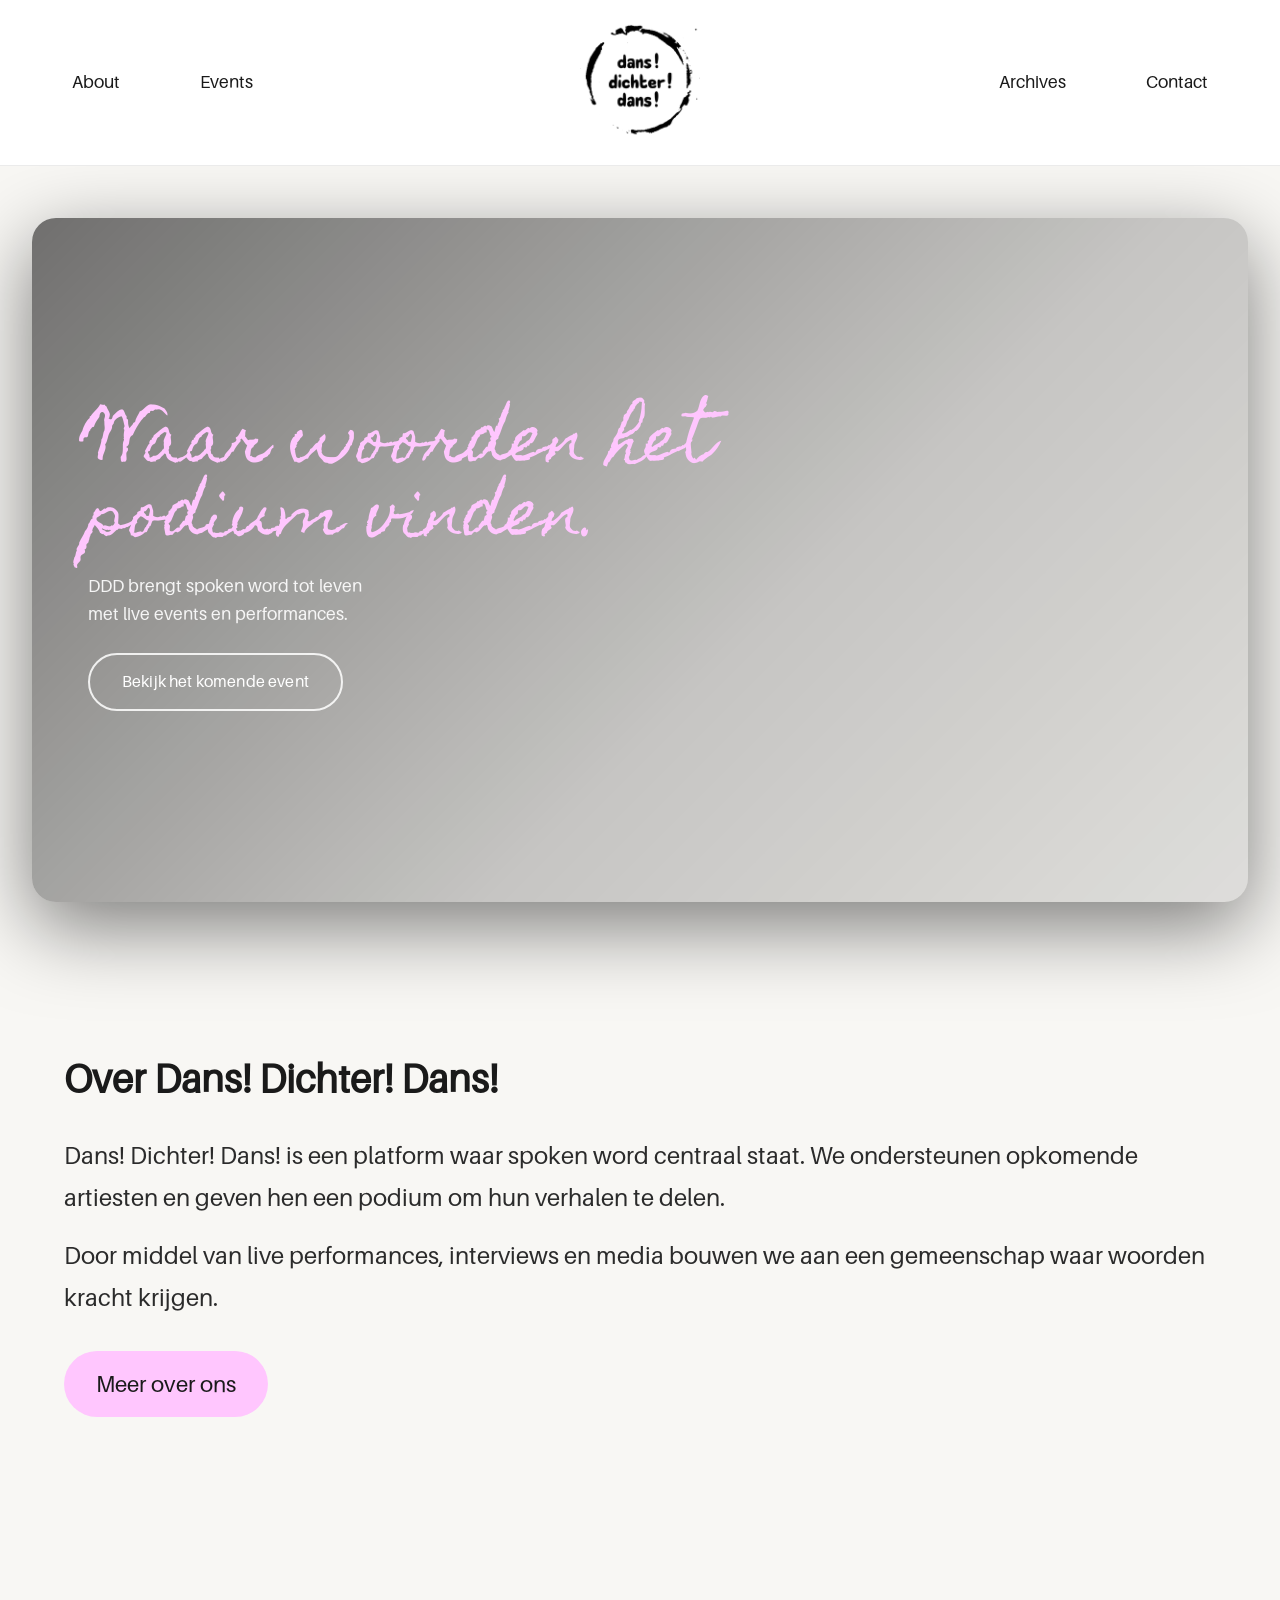
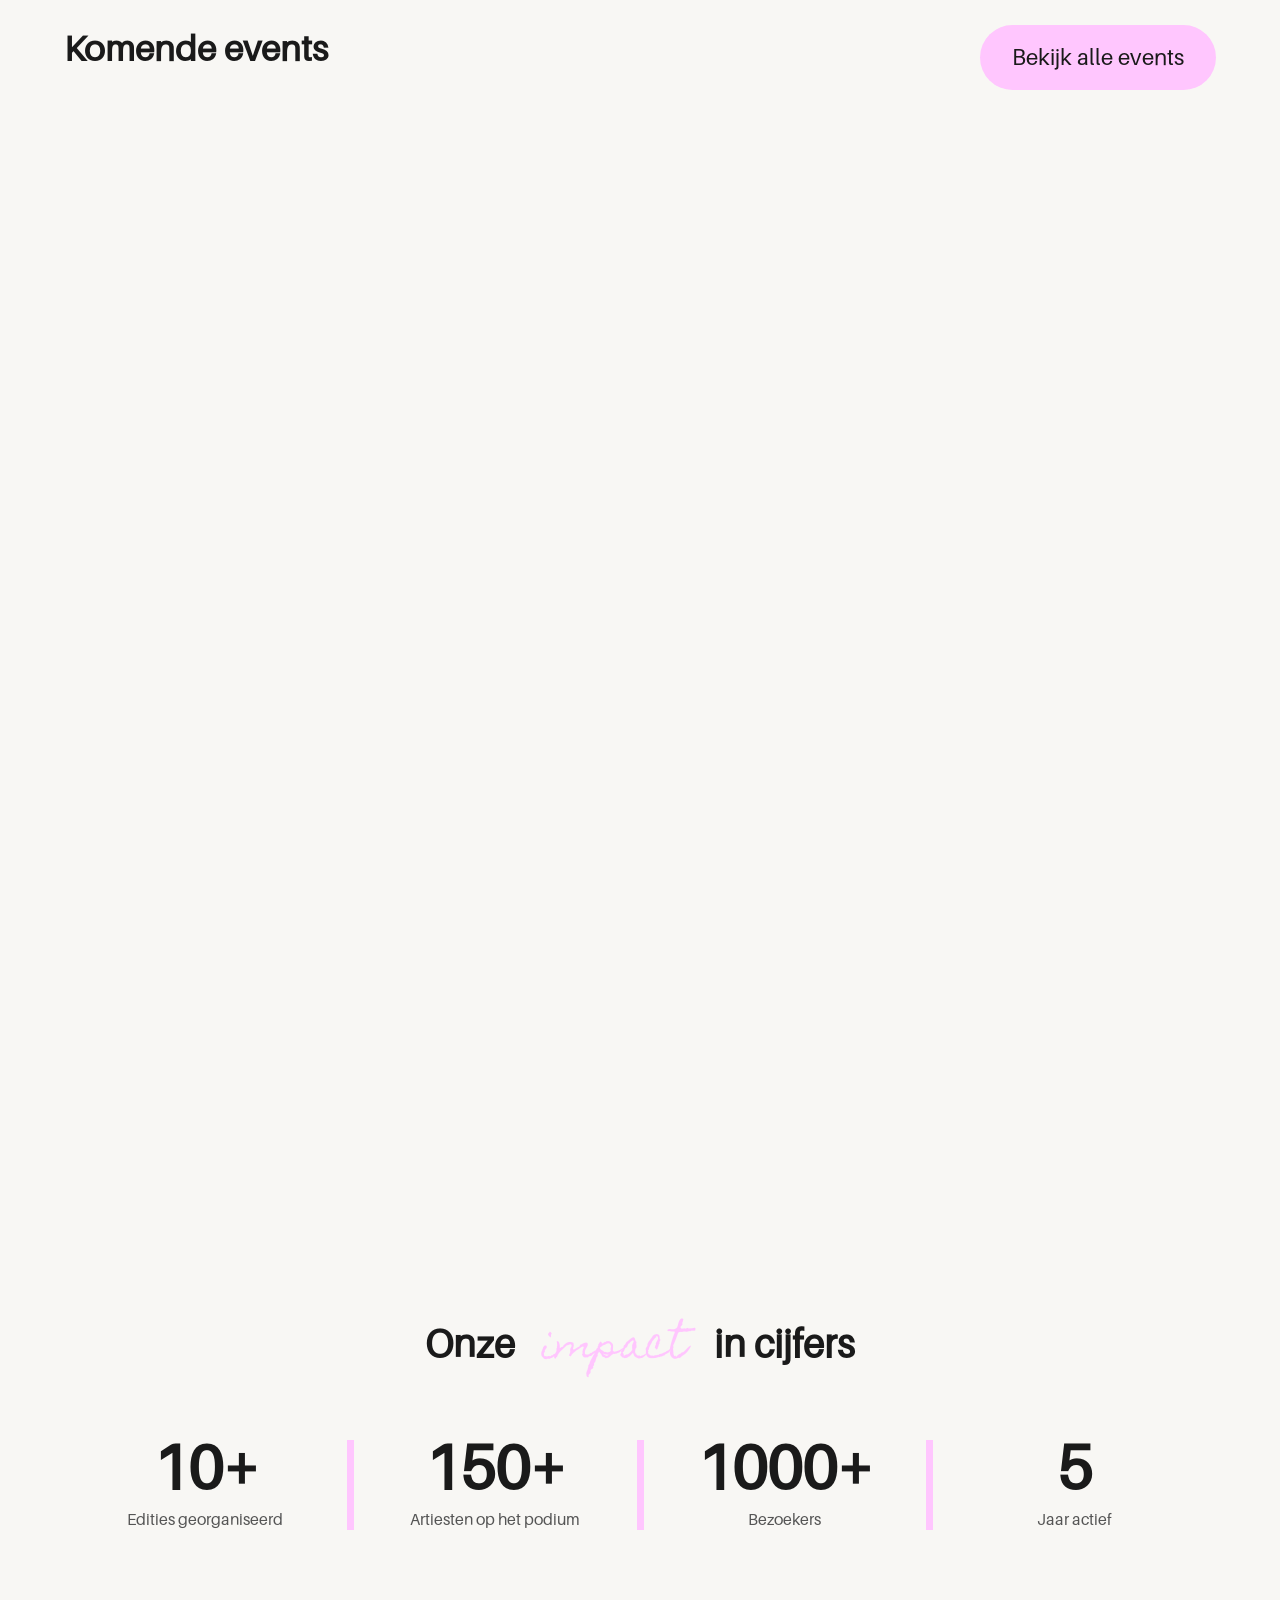
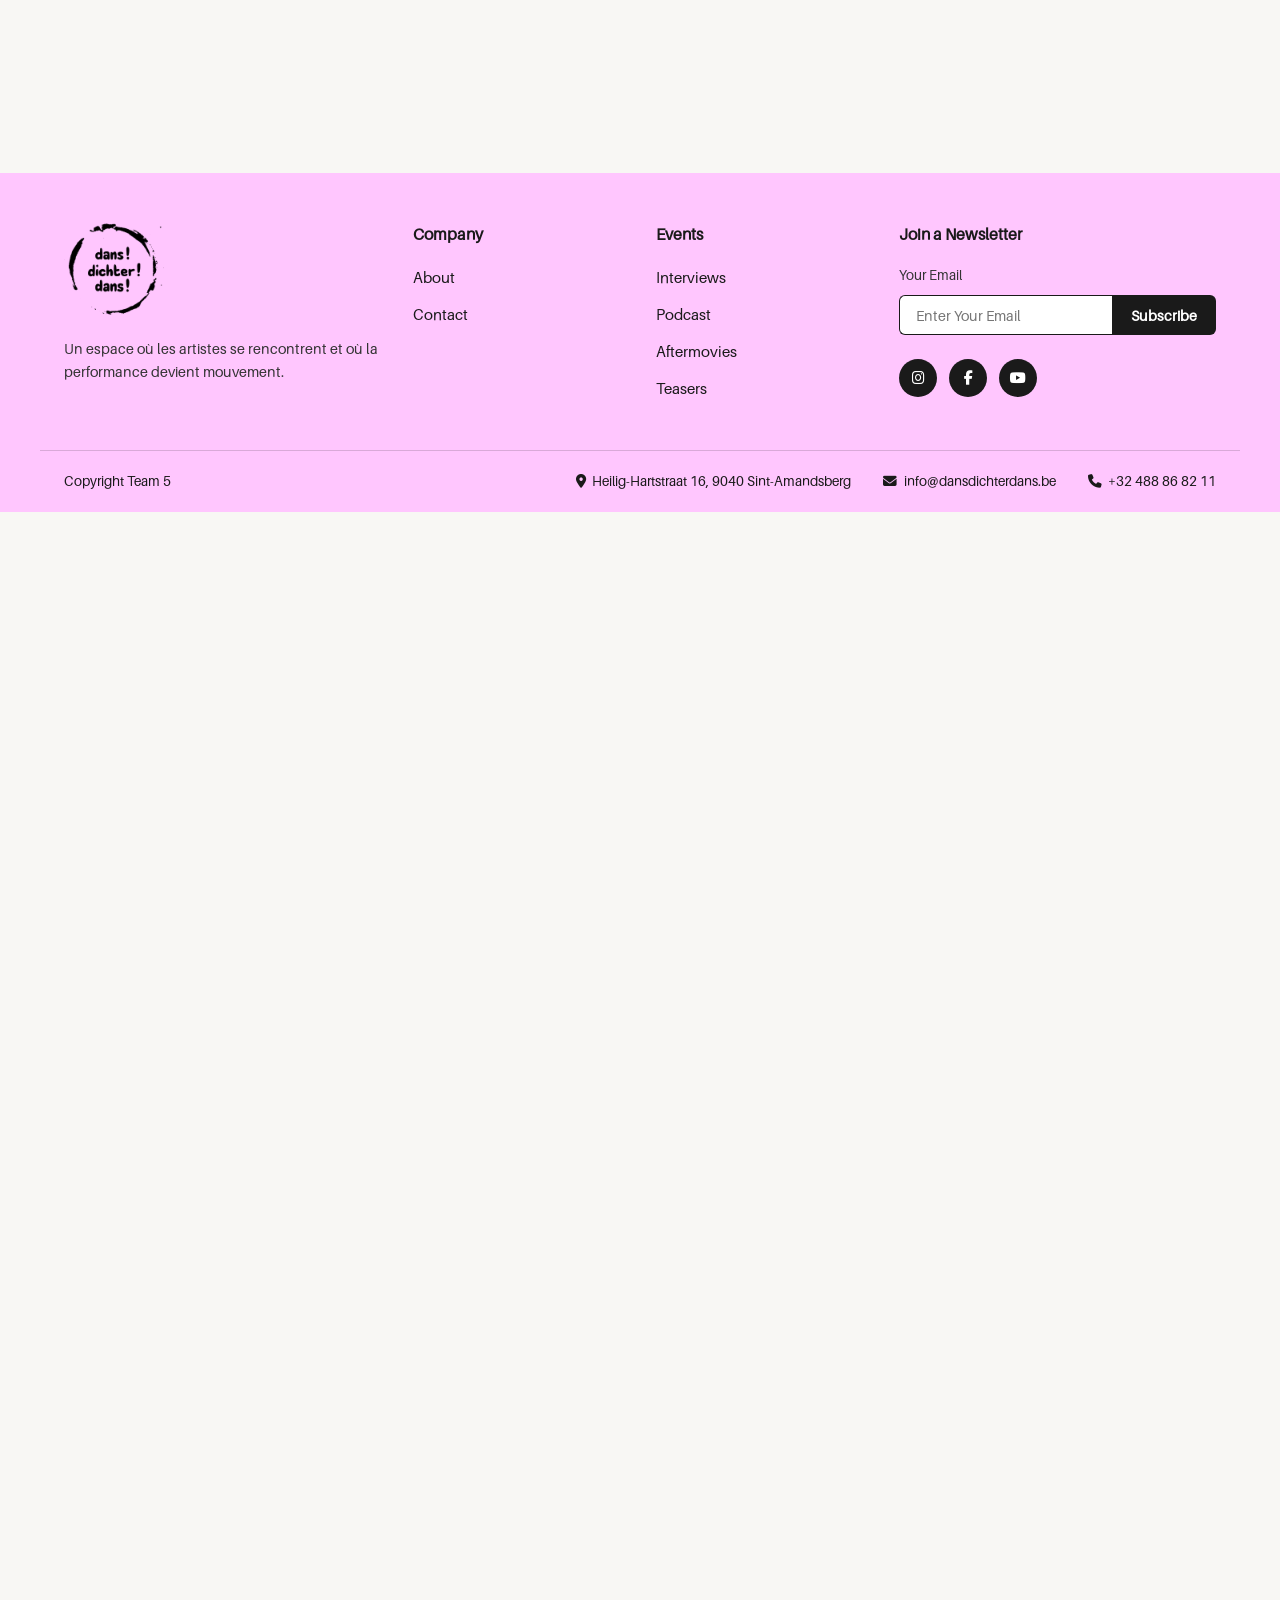
<file: index.html>
<html xmlns="http://www.w3.org/1999/xhtml" lang="en">

<head>
	<meta http-equiv="Content-Type" content="text/html; charset=utf-8" />
	<meta name="description" content="HTTrack is an easy-to-use website mirror utility. It allows you to download a World Wide website from the Internet to a local directory,building recursively all structures, getting html, images, and other files from the server to your computer. Links are rebuiltrelatively so that you can freely browse to the local site (works with any browser). You can mirror several sites together so that you can jump from one toanother. You can, also, update an existing mirror site, or resume an interrupted download. The robot is fully configurable, with an integrated help" />
	<meta name="keywords" content="httrack, HTTRACK, HTTrack, winhttrack, WINHTTRACK, WinHTTrack, offline browser, web mirror utility, aspirateur web, surf offline, web capture, www mirror utility, browse offline, local  site builder, website mirroring, aspirateur www, internet grabber, capture de site web, internet tool, hors connexion, unix, dos, windows 95, windows 98, solaris, ibm580, AIX 4.0, HTS, HTGet, web aspirator, web aspirateur, libre, GPL, GNU, free software" />
	<title>Local index - HTTrack Website Copier</title>
  <!-- Mirror and index made by HTTrack Website Copier/3.49-2 [XR&CO'2014] -->
	<style type="text/css">
	<!--

body {
	margin: 0;  padding: 0;  margin-bottom: 15px;  margin-top: 8px;
	background: #77b;
}
body, td {
	font: 14px "Trebuchet MS", Verdana, Arial, Helvetica, sans-serif;
	}

#subTitle {
	background: #000;  color: #fff;  padding: 4px;  font-weight: bold; 
	}

#siteNavigation a, #siteNavigation .current {
	font-weight: bold;  color: #448;
	}
#siteNavigation a:link    { text-decoration: none; }
#siteNavigation a:visited { text-decoration: none; }

#siteNavigation .current { background-color: #ccd; }

#siteNavigation a:hover   { text-decoration: none;  background-color: #fff;  color: #000; }
#siteNavigation a:active  { text-decoration: none;  background-color: #ccc; }


a:link    { text-decoration: underline;  color: #00f; }
a:visited { text-decoration: underline;  color: #000; }
a:hover   { text-decoration: underline;  color: #c00; }
a:active  { text-decoration: underline; }

#pageContent {
	clear: both;
	border-bottom: 6px solid #000;
	padding: 10px;  padding-top: 20px;
	line-height: 1.65em;
	background-image: url(backblue.gif);
	background-repeat: no-repeat;
	background-position: top right;
	}

#pageContent, #siteNavigation {
	background-color: #ccd;
	}


.imgLeft  { float: left;   margin-right: 10px;  margin-bottom: 10px; }
.imgRight { float: right;  margin-left: 10px;   margin-bottom: 10px; }

hr { height: 1px;  color: #000;  background-color: #000;  margin-bottom: 15px; }

h1 { margin: 0;  font-weight: bold;  font-size: 2em; }
h2 { margin: 0;  font-weight: bold;  font-size: 1.6em; }
h3 { margin: 0;  font-weight: bold;  font-size: 1.3em; }
h4 { margin: 0;  font-weight: bold;  font-size: 1.18em; }

.blak { background-color: #000; }
.hide { display: none; }
.tableWidth { min-width: 400px; }

.tblRegular       { border-collapse: collapse; }
.tblRegular td    { padding: 6px;  background-image: url(fade.gif);  border: 2px solid #99c; }
.tblHeaderColor, .tblHeaderColor td { background: #99c; }
.tblNoBorder td   { border: 0; }


// -->
</style>

</head>

<table width="76%" border="0" align="center" cellspacing="0" cellpadding="3" class="tableWidth">
	<tr>
	<td id="subTitle">HTTrack Website Copier - Open Source offline browser</td>
	</tr>
</table>
<table width="76%" border="0" align="center" cellspacing="0" cellpadding="0" class="tableWidth">
<tr class="blak">
<td>
	<table width="100%" border="0" align="center" cellspacing="1" cellpadding="0">
	<tr>
	<td colspan="6"> 
		<table width="100%" border="0" align="center" cellspacing="0" cellpadding="10">
		<tr> 
		<td id="pageContent"> 
<!-- ==================== End prologue ==================== -->

	<meta name="generator" content="HTTrack Website Copier/3.x">
	<TITLE>Local index - HTTrack</TITLE>
</HEAD>
<BODY>
<H1 ALIGN=Center>Index of locally available sites:</H1>
	<TABLE BORDER="0" WIDTH="100%" CELLSPACING="1" CELLPADDING="0">
		<TR>
			<TD BACKGROUND="fade.gif">
				&middot;
					<A HREF="localhost/PROJET-SOCIETE/index.html">
						Accueil — Dans! Dichter! Dans!
					</A>		
			</TD>
		</TR>
	</TABLE>
	<BR>
	<BR>
	<BR>
  	<H6 ALIGN="RIGHT">
	<I>Mirror and index made by HTTrack Website Copier [XR&amp;CO'2008]</I>
	</H6>
	<!-- Mirror and index made by HTTrack Website Copier/3.49-2 [XR&CO'2014] -->
	<!-- Thanks for using HTTrack Website Copier! -->
	<meta HTTP-EQUIV="Refresh" CONTENT="0; URL=localhost/PROJET-SOCIETE/index.html">


<!-- ==================== Start epilogue ==================== -->
		</td>
		</tr>
		</table>
	</td>
	</tr>
	</table>
</td>
</tr>
</table>

<table width="76%" border="0" align="center" valign="bottom" cellspacing="0" cellpadding="0">
	<tr>
	<td id="footer"><small>&copy; 2008 Xavier Roche & other contributors - Web Design: Leto Kauler.</small></td>
	</tr>
</table>

</body>

</html>
</file>
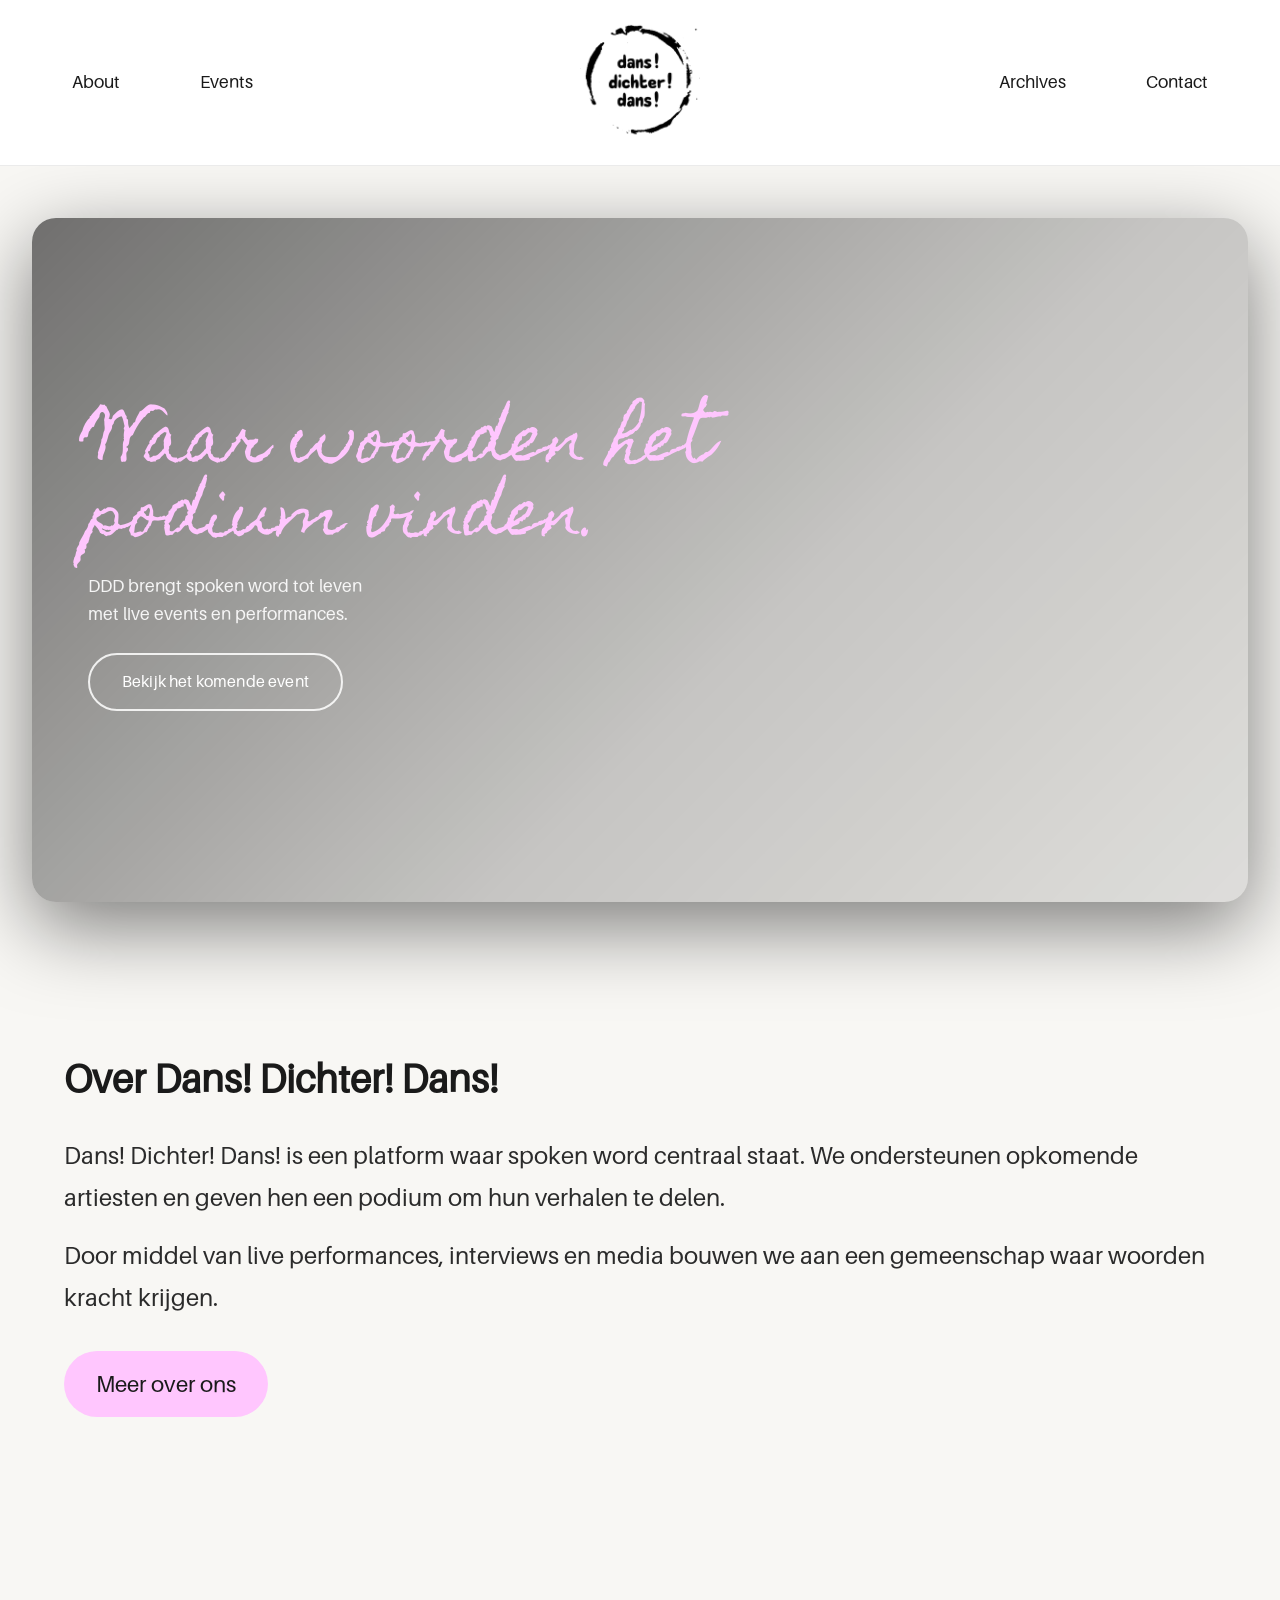
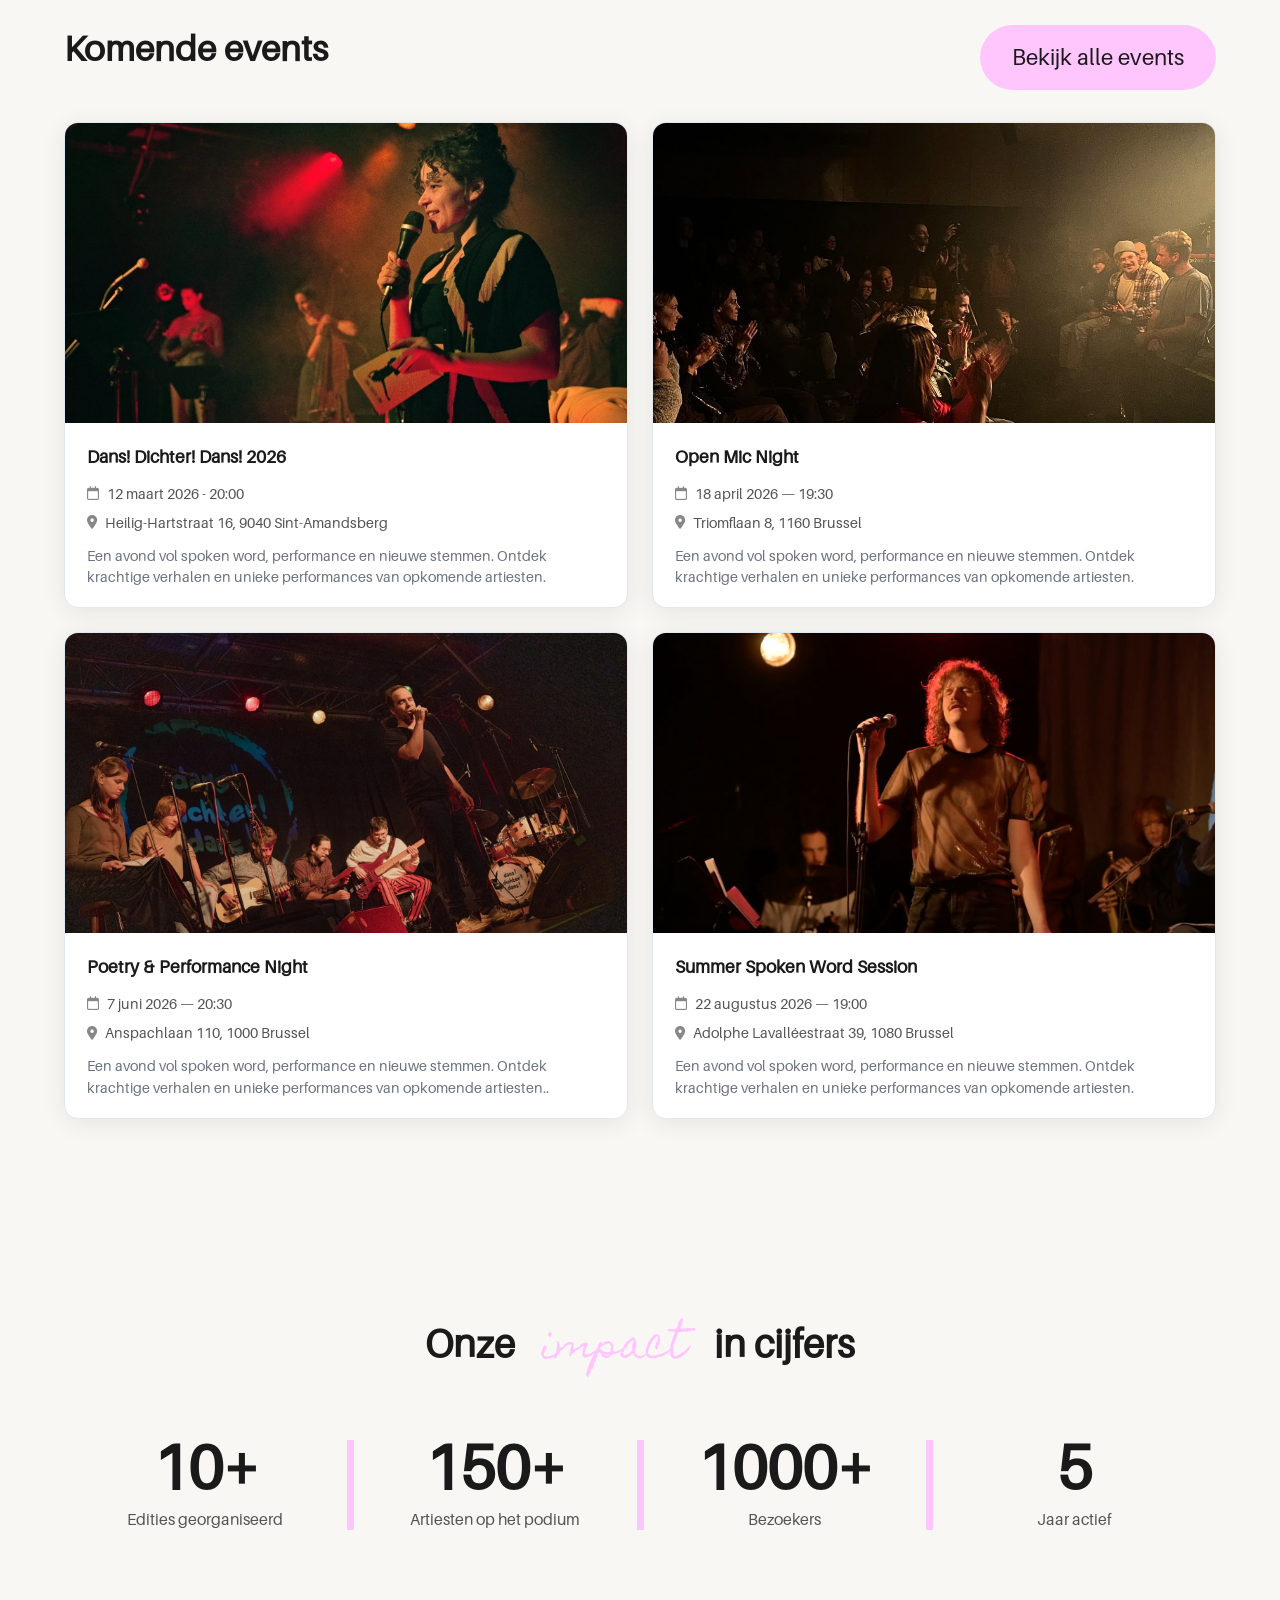
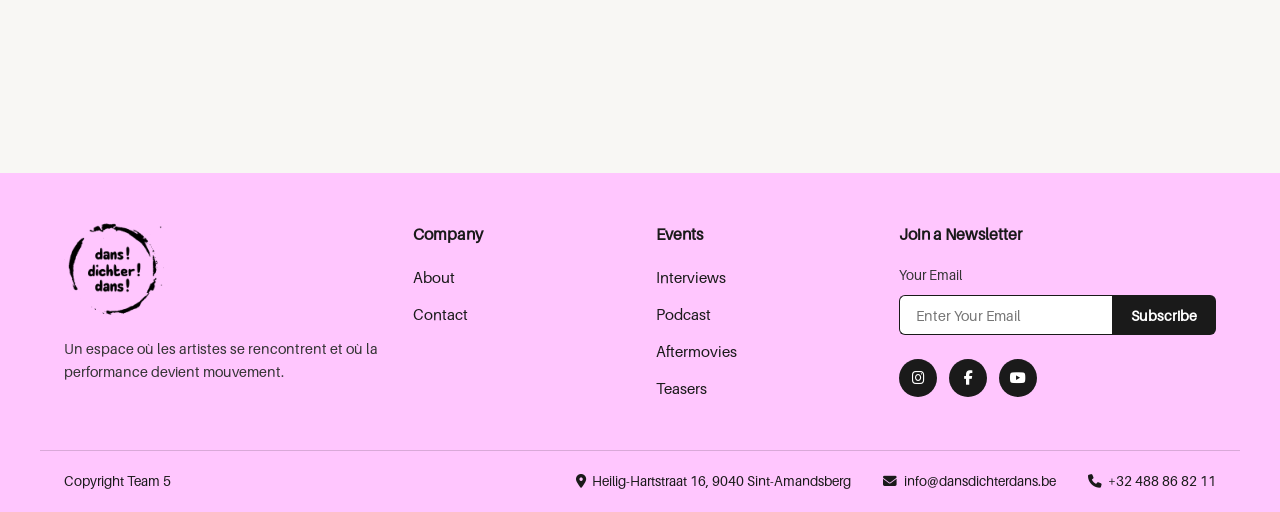
<file: localhost/PROJET-SOCIETE/index.html>
<!DOCTYPE html>
<html lang="nl">

<!-- Mirrored from localhost/PROJET-SOCIETE/index.php by HTTrack Website Copier/3.x [XR&CO'2014], Thu, 05 Mar 2026 10:18:53 GMT -->
<!-- Added by HTTrack --><meta http-equiv="content-type" content="text/html;charset=UTF-8" /><!-- /Added by HTTrack -->
<head>
  <meta charset="UTF-8">
<meta name="viewport" content="width=device-width, initial-scale=1.0">
<meta name="description" content="DDD brengt spoken word tot leven met live events en performances.">
<title>Accueil — Dans! Dichter! Dans!</title>

<!-- CSS principal  -->
<link rel="stylesheet" href="assets/css/main.css">

<!-- Icônes FontAwesome -->
<link rel="stylesheet" href="../../cdnjs.cloudflare.com/ajax/libs/font-awesome/6.5.0/css/all.min.css">
</head>
<body>

  <header class="navbar" id="navbar">
  <div class="navbar__inner">

    <nav class="navbar__left">
      <ul class="navbar__links">
        <li><a href="pages/about.html" class="navbar__link">About</a></li>
        <li><a href="pages/events.html" class="navbar__link">Events</a></li>
      </ul>
    </nav>

    <a href="index.html" class="navbar__logo">
      <img src="assets/img/logo.png" alt="Dans! Dichter! Dans!">
    </a>

    <nav class="navbar__right">
      <ul class="navbar__links">
        <li><a href="pages/archives.html" class="navbar__link">Archives</a></li>
        <li><a href="contact.html" class="navbar__link">Contact</a></li>
      </ul>
    </nav>

    <button class="navbar__burger" id="burger-btn" aria-label="Ouvrir le menu" aria-expanded="false">
      <span></span><span></span><span></span>
    </button>

  </div>

  <!-- Menu mobile combiné — toutes les pages -->
  <nav class="navbar__mobile-menu" id="mobile-menu" aria-hidden="true">
    <ul>
      <li><a href="pages/about.html">About</a></li>
      <li><a href="pages/events.html">Events</a></li>
      <li><a href="pages/archives.html">Archives</a></li>
      <li><a href="contact.html">Contact</a></li>
    </ul>
  </nav>

</header>
  <main>

    <!-- ==============================
         HERO — Vidéo YouTube
    ============================== -->
    <section class="hero">
      <div class="hero__video-wrapper">
        <iframe
          id="hero-video"
          src="https://www.youtube.com/embed/zvKhIGSS0Kw?autoplay=1&amp;mute=1&amp;loop=1&amp;playlist=zvKhIGSS0Kw&amp;controls=0&amp;showinfo=0&amp;rel=0&amp;modestbranding=1&amp;playsinline=1"
          title="Hero background video"
          allow="autoplay; encrypted-media"
          allowfullscreen>
        </iframe>
        <div class="hero__overlay"></div>
        <div class="hero__content">
          <h1 class="hero__title">Waar woorden het<br>podium vinden.</h1>
          <p class="hero__subtitle">DDD brengt spoken word tot leven<br>met live events en performances.</p>
          <a href="pages/events.html" class="btn btn--hero">Bekijk het komende event</a>
        </div>
      </div>
    </section>


    <!-- ==============================
         À PROPOS
    ============================== -->
    <section class="section about" id="about">
      <div class="container about__content">
        <h2 class="about__title">Over Dans! Dichter! Dans!</h2>
        <p class="about__text">Dans! Dichter! Dans! is een platform waar spoken word centraal staat. We ondersteunen opkomende artiesten en geven hen een podium om hun verhalen te delen.</p>
        <p class="about__text">Door middel van live performances, interviews en media bouwen we aan een gemeenschap waar woorden kracht krijgen.</p>
        <a href="pages/about.html" class="btn btn--pink">Meer over ons</a>
      </div>
    </section>


    <!-- ==============================
         KOMENDE EVENTS
    ============================== -->
    <section class="section events" id="events">
      <div class="container">
        <div class="events__header">
          <h2 class="events__title">Komende events</h2>
          <a href="pages/events.html" class="btn btn--pink">Bekijk alle events</a>
        </div>
        <div class="events__grid">

          <article class="event-card fade-in">
            <div class="event-card__img">
              <img src="assets/img/hp1.jpg" alt="Dans! Dichter! Dans! 2026">
            </div>
            <div class="event-card__body">
              <h3 class="event-card__title">Dans! Dichter! Dans! 2026</h3>
              <p class="event-card__meta"><i class="fa-regular fa-calendar"></i> 12 maart 2026 - 20:00</p>
              <p class="event-card__meta"><i class="fa-solid fa-location-dot"></i> Heilig-Hartstraat 16, 9040 Sint-Amandsberg</p>
              <p class="event-card__desc">Een avond vol spoken word, performance en nieuwe stemmen. Ontdek krachtige verhalen en unieke performances van opkomende artiesten.</p>
            </div>
          </article>

          <article class="event-card fade-in">
            <div class="event-card__img">
              <img src="assets/img/hp2.jpg" alt="Dans! Dichter! Dans! 2026">
            </div>
            <div class="event-card__body">
              <h3 class="event-card__title">Open Mic Night</h3>
              <p class="event-card__meta"><i class="fa-regular fa-calendar"></i> 18 april 2026 — 19:30</p>
              <p class="event-card__meta"><i class="fa-solid fa-location-dot"></i> Triomflaan 8, 1160 Brussel</p>
              <p class="event-card__desc">Een avond vol spoken word, performance en nieuwe stemmen. Ontdek krachtige verhalen en unieke performances van opkomende artiesten.</p>
            </div>
          </article>

          <article class="event-card fade-in">
            <div class="event-card__img">
              <img src="assets/img/hp3.jpg" alt="Dans! Dichter! Dans! 2026">
            </div>
            <div class="event-card__body">
              <h3 class="event-card__title">Poetry & Performance Night</h3>
              <p class="event-card__meta"><i class="fa-regular fa-calendar"></i> 7 juni 2026 — 20:30</p>
              <p class="event-card__meta"><i class="fa-solid fa-location-dot"></i> Anspachlaan 110, 1000 Brussel</p>
              <p class="event-card__desc">Een avond vol spoken word, performance en nieuwe stemmen. Ontdek krachtige verhalen en unieke performances van opkomende artiesten..</p>
            </div>
          </article>

          <article class="event-card fade-in">
            <div class="event-card__img">
              <img src="assets/img/hp4.jpg" alt="Dans! Dichter! Dans! 2026">
            </div>
            <div class="event-card__body">
              <h3 class="event-card__title">Summer Spoken Word Session</h3>
              <p class="event-card__meta"><i class="fa-regular fa-calendar"></i> 22 augustus 2026 — 19:00</p>
              <p class="event-card__meta"><i class="fa-solid fa-location-dot"></i> Adolphe Lavalléestraat 39, 1080 Brussel</p>
              <p class="event-card__desc">Een avond vol spoken word, performance en nieuwe stemmen. Ontdek krachtige verhalen en unieke performances van opkomende artiesten.</p>
            </div>
          </article>

        </div>
      </div>
    </section>


    <!-- ==============================
         IMPACT IN CIJFERS
    ============================== -->
    <section class="section impact" id="impact">
      <div class="container">
        <h2 class="impact__title">
          Onze <em class="impact__accent">impact</em> in cijfers
        </h2>
        <div class="impact__grid">
          <div class="impact__stat">
            <span class="impact__number">10+</span>
            <span class="impact__label">Edities georganiseerd</span>
          </div>
          <div class="impact__divider"></div>
          <div class="impact__stat">
            <span class="impact__number">150+</span>
            <span class="impact__label">Artiesten op het podium</span>
          </div>
          <div class="impact__divider"></div>
          <div class="impact__stat">
            <span class="impact__number">1000+</span>
            <span class="impact__label">Bezoekers</span>
          </div>
          <div class="impact__divider"></div>
          <div class="impact__stat">
            <span class="impact__number">5</span>
            <span class="impact__label">Jaar actief</span>
          </div>
        </div>
      </div>
    </section>

  </main>

  <footer class="footer">
  <div class="container footer__inner">

    <!-- Logo + description -->
    <div class="footer__brand">
      <a href="index.html">
        <img src="assets/img/logo.png" alt="Dans! Dichter! Dans!" class="footer__logo">
      </a>
      <p class="footer__desc">Un espace où les artistes se rencontrent et où la performance devient mouvement.</p>
    </div>

    <!-- Colonne Media -->
    <nav class="footer__nav" aria-label="Media">
      <h3 class="footer__nav-title">Company</h3>
      <ul>
        <li><a href="pages/interviews.html">About</a></li>
        <li><a href="pages/podcast.html">Contact</a></li>

      </ul>
    </nav>

    <!-- Colonne Company -->
    <nav class="footer__nav" aria-label="Company">
      <h3 class="footer__nav-title">Events</h3>
      <ul>
        <li><a href="pages/about.html">Interviews </a></li>
        <li><a href="pages/events.html">Podcast</a></li>
        <li><a href="pages/past-editions.html">Aftermovies</a></li>
        <li><a href="pages/open-call.html">Teasers</a></li>
      </ul>
    </nav>

    <!-- Newsletter + réseaux sociaux -->
    <div class="footer__newsletter">
      <h3 class="footer__nav-title">Join a Newsletter</h3>
      <label for="newsletter-email">Your Email</label>
      <div class="footer__newsletter-form">
        <input type="email" id="newsletter-email" placeholder="Enter Your Email">
        <button type="button">Subscribe</button>
      </div>
      <div class="footer__social">
        <a href="http://www.instagram.com/dansdichterdans" target="_blank" aria-label="Instagram"><i class="fa-brands fa-instagram"></i></a>
        <a href="https://www.facebook.com/dansdichterdans" target="_blank" aria-label="Facebook"><i class="fa-brands fa-facebook-f"></i></a>
        <a href="https://www.youtube.com/channel/UCeXigmFpXBc70l3487iY1jQ" target="_blank" aria-label="Youtube"><i class="fa-brands fa-youtube"></i></a>
      </div>
    </div>

  </div>

  <!-- Barre du bas -->
  <div class="footer__bottom">
    <p>Copyright Team 5</p>
    <div class="footer__bottom-info">
      <span><i class="fa-solid fa-location-dot"></i> Heilig-Hartstraat 16, 9040 Sint-Amandsberg</span>
      <span><i class="fa-solid fa-envelope"></i> info@dansdichterdans.be</span>
      <span><i class="fa-solid fa-phone"></i> +32 488 86 82 11</span>
    </div>
  </div>
</footer>

<script src="assets/js/main.js"></script>
</body>

<!-- Mirrored from localhost/PROJET-SOCIETE/index.php by HTTrack Website Copier/3.x [XR&CO'2014], Thu, 05 Mar 2026 10:19:21 GMT -->
</html>
</file>
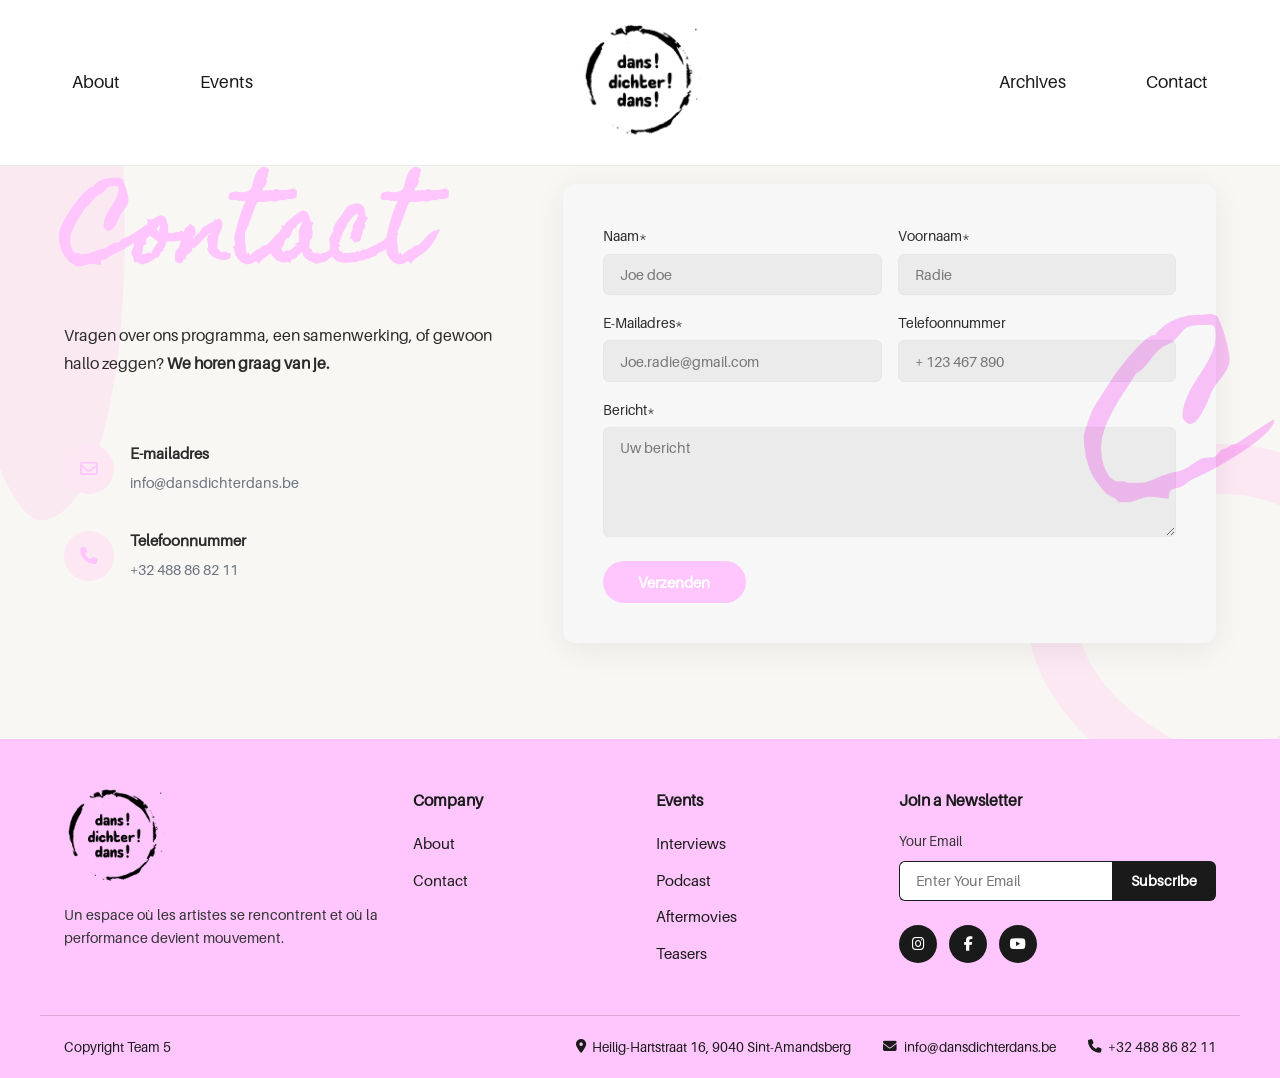
<file: localhost/PROJET-SOCIETE/contact.html>
<!DOCTYPE html>
<html lang="nl">

<!-- Mirrored from localhost/PROJET-SOCIETE/contact.php by HTTrack Website Copier/3.x [XR&CO'2014], Thu, 05 Mar 2026 10:24:25 GMT -->
<!-- Added by HTTrack --><meta http-equiv="content-type" content="text/html;charset=UTF-8" /><!-- /Added by HTTrack -->
<head>
  <meta charset="UTF-8">
<meta name="viewport" content="width=device-width, initial-scale=1.0">
<meta name="description" content="Neem contact met ons op voor vragen over ons programma, een samenwerking, of gewoon hallo zeggen.">
<title>Contact — Dans! Dichter! Dans!</title>

<!-- CSS principal  -->
<link rel="stylesheet" href="assets/css/main.css">

<!-- Icônes FontAwesome -->
<link rel="stylesheet" href="../../cdnjs.cloudflare.com/ajax/libs/font-awesome/6.5.0/css/all.min.css">
</head>
<body>

  <header class="navbar" id="navbar">
  <div class="navbar__inner">

    <nav class="navbar__left">
      <ul class="navbar__links">
        <li><a href="pages/about.html" class="navbar__link">About</a></li>
        <li><a href="pages/events.html" class="navbar__link">Events</a></li>
      </ul>
    </nav>

    <a href="index.html" class="navbar__logo">
      <img src="assets/img/logo.png" alt="Dans! Dichter! Dans!">
    </a>

    <nav class="navbar__right">
      <ul class="navbar__links">
        <li><a href="pages/archives.html" class="navbar__link">Archives</a></li>
        <li><a href="contact.html" class="navbar__link">Contact</a></li>
      </ul>
    </nav>

    <button class="navbar__burger" id="burger-btn" aria-label="Ouvrir le menu" aria-expanded="false">
      <span></span><span></span><span></span>
    </button>

  </div>

  <!-- Menu mobile combiné — toutes les pages -->
  <nav class="navbar__mobile-menu" id="mobile-menu" aria-hidden="true">
    <ul>
      <li><a href="pages/about.html">About</a></li>
      <li><a href="pages/events.html">Events</a></li>
      <li><a href="pages/archives.html">Archives</a></li>
      <li><a href="contact.html">Contact</a></li>
    </ul>
  </nav>

</header>
  <main class="contact-page">

    <!-- Formes abstraites roses en arrière-plan -->
    <div class="contact-blob contact-blob--tl" aria-hidden="true"></div>
    <div class="contact-blob contact-blob--br" aria-hidden="true"></div>

    <!-- Lettre C décorative — côté droit, sous le contenu -->
    <img class="c-letter"
         src="assets/img/C_lettre.png"
         alt="" aria-hidden="true">

    <div class="container contact__grid">

      <!-- ===== COLONNE GAUCHE ===== -->
      <div class="contact__info">

        <h1 class="contact__title">Contact</h1>

        <p class="contact__desc">
          Vragen over ons programma, een
          samenwerking, of gewoon hallo zeggen?
          <strong>We horen graag van je.</strong>
        </p>

        <div class="contact__details">

          <div class="contact__detail-item">
            <div class="contact__icon-wrap">
              <i class="fa-regular fa-envelope" aria-hidden="true"></i>
            </div>
            <div>
              <p class="contact__detail-label">E-mailadres</p>
              <a href="mailto:info@dansdichterdans.be" class="contact__detail-value">
                info@dansdichterdans.be
              </a>
            </div>
          </div>

          <div class="contact__detail-item">
            <div class="contact__icon-wrap">
              <i class="fa-solid fa-phone" aria-hidden="true"></i>
            </div>
            <div>
              <p class="contact__detail-label">Telefoonnummer</p>
              <a href="tel:+32488868211" class="contact__detail-value">
                +32 488 86 82 11
              </a>
            </div>
          </div>

        </div>
      </div>

      <!-- ===== COLONNE DROITE — FORMULAIRE ===== -->
      <div class="contact__form-card">
        <form id="contact-form" action="https://formspree.io/f/mqedrnpg" method="POST" novalidate>

          <div class="form-row">
            <div class="form-group">
              <label for="naam">Naam<span>*</span></label>
              <input type="text" id="naam" name="naam" placeholder="Joe doe" required>
            </div>
            <div class="form-group">
              <label for="voornaam">Voornaam<span>*</span></label>
              <input type="text" id="voornaam" name="voornaam" placeholder="Radie" required>
            </div>
          </div>

          <div class="form-row">
            <div class="form-group">
              <label for="email">E-Mailadres<span>*</span></label>
              <input type="email" id="email" name="email" placeholder="Joe.radie@gmail.com" required>
            </div>
            <div class="form-group">
              <label for="telefoon">Telefoonnummer</label>
              <input type="tel" id="telefoon" name="telefoon" placeholder="+ 123 467 890">
            </div>
          </div>

          <div class="form-group">
            <label for="bericht">Bericht<span>*</span></label>
            <textarea id="bericht" name="bericht" rows="5" placeholder="Uw bericht" required></textarea>
          </div>

          <button type="submit" class="btn-verzenden">Verzenden</button>
          <p id="form-success" hidden style="color:green; margin-top:1rem;">✓ Bericht verzonden! We nemen snel contact met je op.</p>

        </form>
      </div>

    </div>
  </main>

  <footer class="footer">
  <div class="container footer__inner">

    <!-- Logo + description -->
    <div class="footer__brand">
      <a href="index.html">
        <img src="assets/img/logo.png" alt="Dans! Dichter! Dans!" class="footer__logo">
      </a>
      <p class="footer__desc">Un espace où les artistes se rencontrent et où la performance devient mouvement.</p>
    </div>

    <!-- Colonne Media -->
    <nav class="footer__nav" aria-label="Media">
      <h3 class="footer__nav-title">Company</h3>
      <ul>
        <li><a href="pages/interviews.html">About</a></li>
        <li><a href="pages/podcast.html">Contact</a></li>

      </ul>
    </nav>

    <!-- Colonne Company -->
    <nav class="footer__nav" aria-label="Company">
      <h3 class="footer__nav-title">Events</h3>
      <ul>
        <li><a href="pages/about.html">Interviews </a></li>
        <li><a href="pages/events.html">Podcast</a></li>
        <li><a href="pages/past-editions.html">Aftermovies</a></li>
        <li><a href="pages/open-call.html">Teasers</a></li>
      </ul>
    </nav>

    <!-- Newsletter + réseaux sociaux -->
    <div class="footer__newsletter">
      <h3 class="footer__nav-title">Join a Newsletter</h3>
      <label for="newsletter-email">Your Email</label>
      <div class="footer__newsletter-form">
        <input type="email" id="newsletter-email" placeholder="Enter Your Email">
        <button type="button">Subscribe</button>
      </div>
      <div class="footer__social">
        <a href="http://www.instagram.com/dansdichterdans" target="_blank" aria-label="Instagram"><i class="fa-brands fa-instagram"></i></a>
        <a href="https://www.facebook.com/dansdichterdans" target="_blank" aria-label="Facebook"><i class="fa-brands fa-facebook-f"></i></a>
        <a href="https://www.youtube.com/channel/UCeXigmFpXBc70l3487iY1jQ" target="_blank" aria-label="Youtube"><i class="fa-brands fa-youtube"></i></a>
      </div>
    </div>

  </div>

  <!-- Barre du bas -->
  <div class="footer__bottom">
    <p>Copyright Team 5</p>
    <div class="footer__bottom-info">
      <span><i class="fa-solid fa-location-dot"></i> Heilig-Hartstraat 16, 9040 Sint-Amandsberg</span>
      <span><i class="fa-solid fa-envelope"></i> info@dansdichterdans.be</span>
      <span><i class="fa-solid fa-phone"></i> +32 488 86 82 11</span>
    </div>
  </div>
</footer>

<script src="assets/js/main.js"></script>
</body>

<!-- Mirrored from localhost/PROJET-SOCIETE/contact.php by HTTrack Website Copier/3.x [XR&CO'2014], Thu, 05 Mar 2026 10:24:34 GMT -->
</html>
</file>
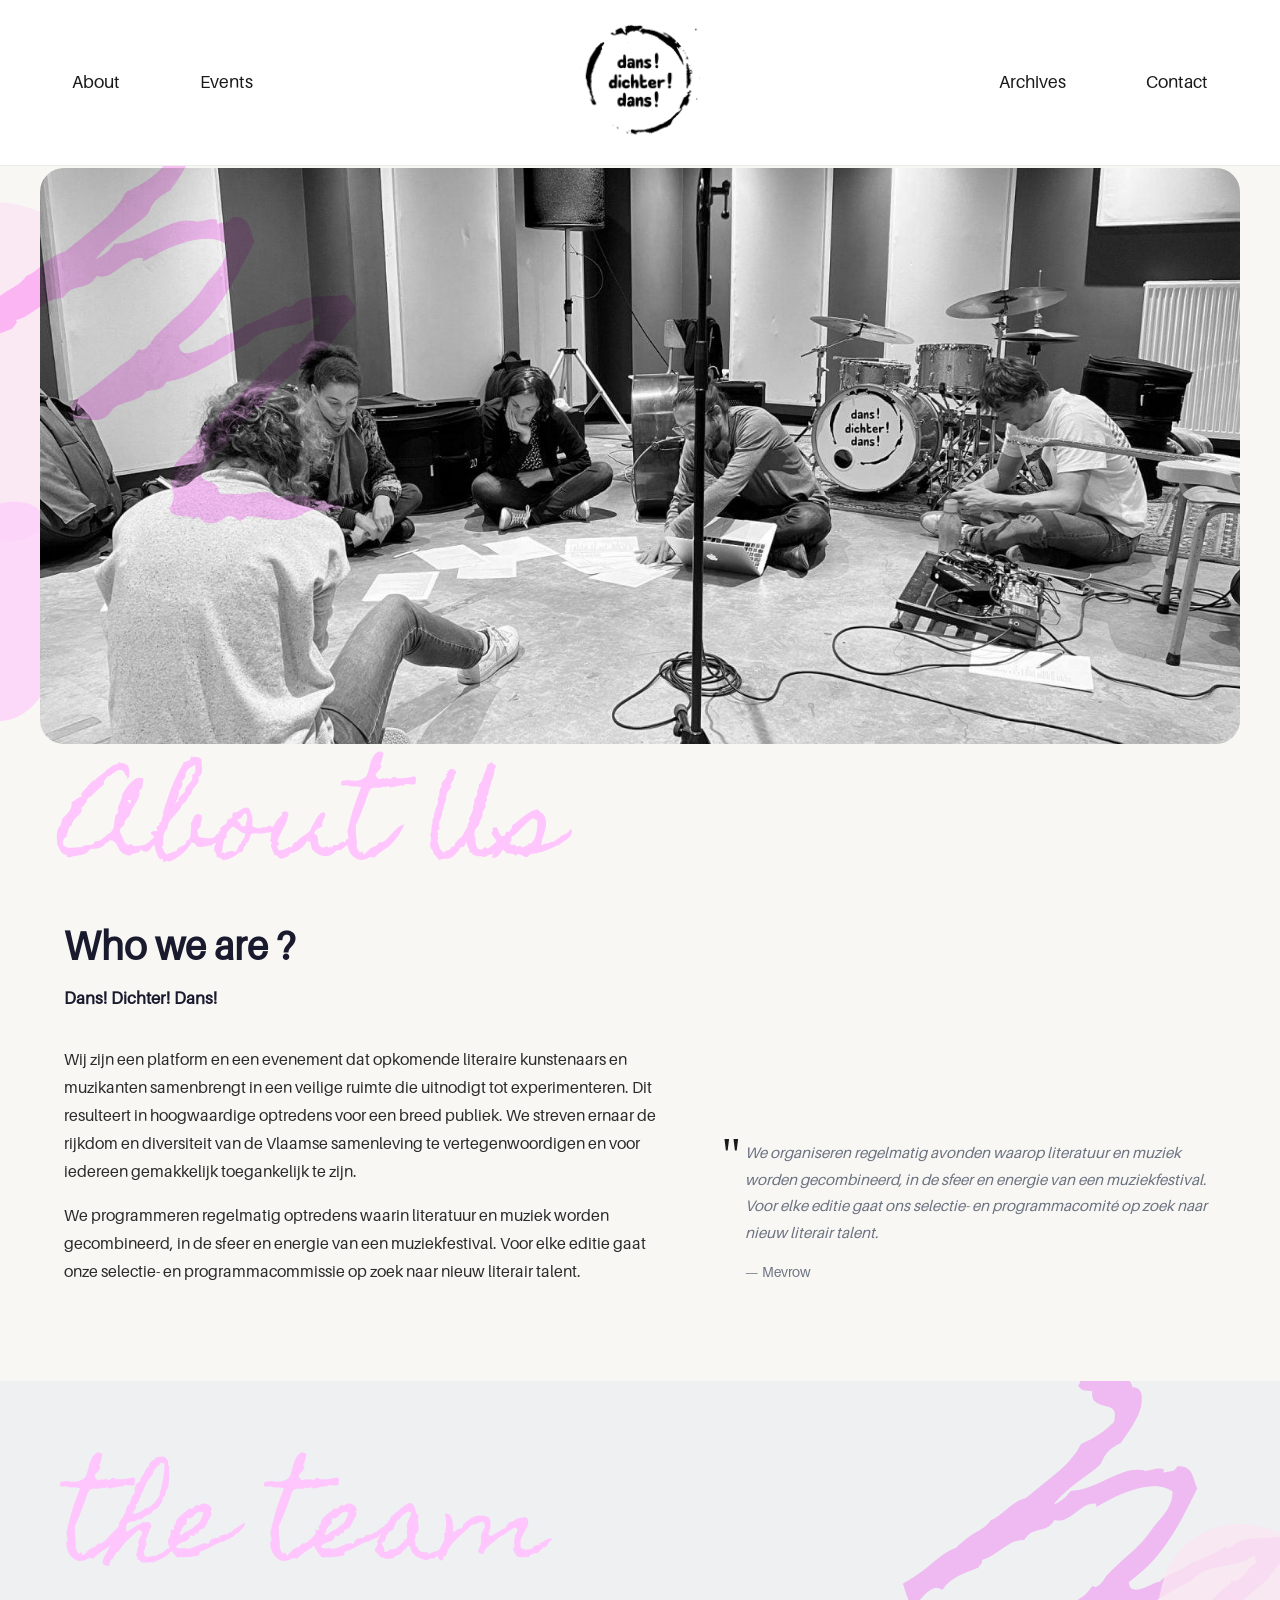
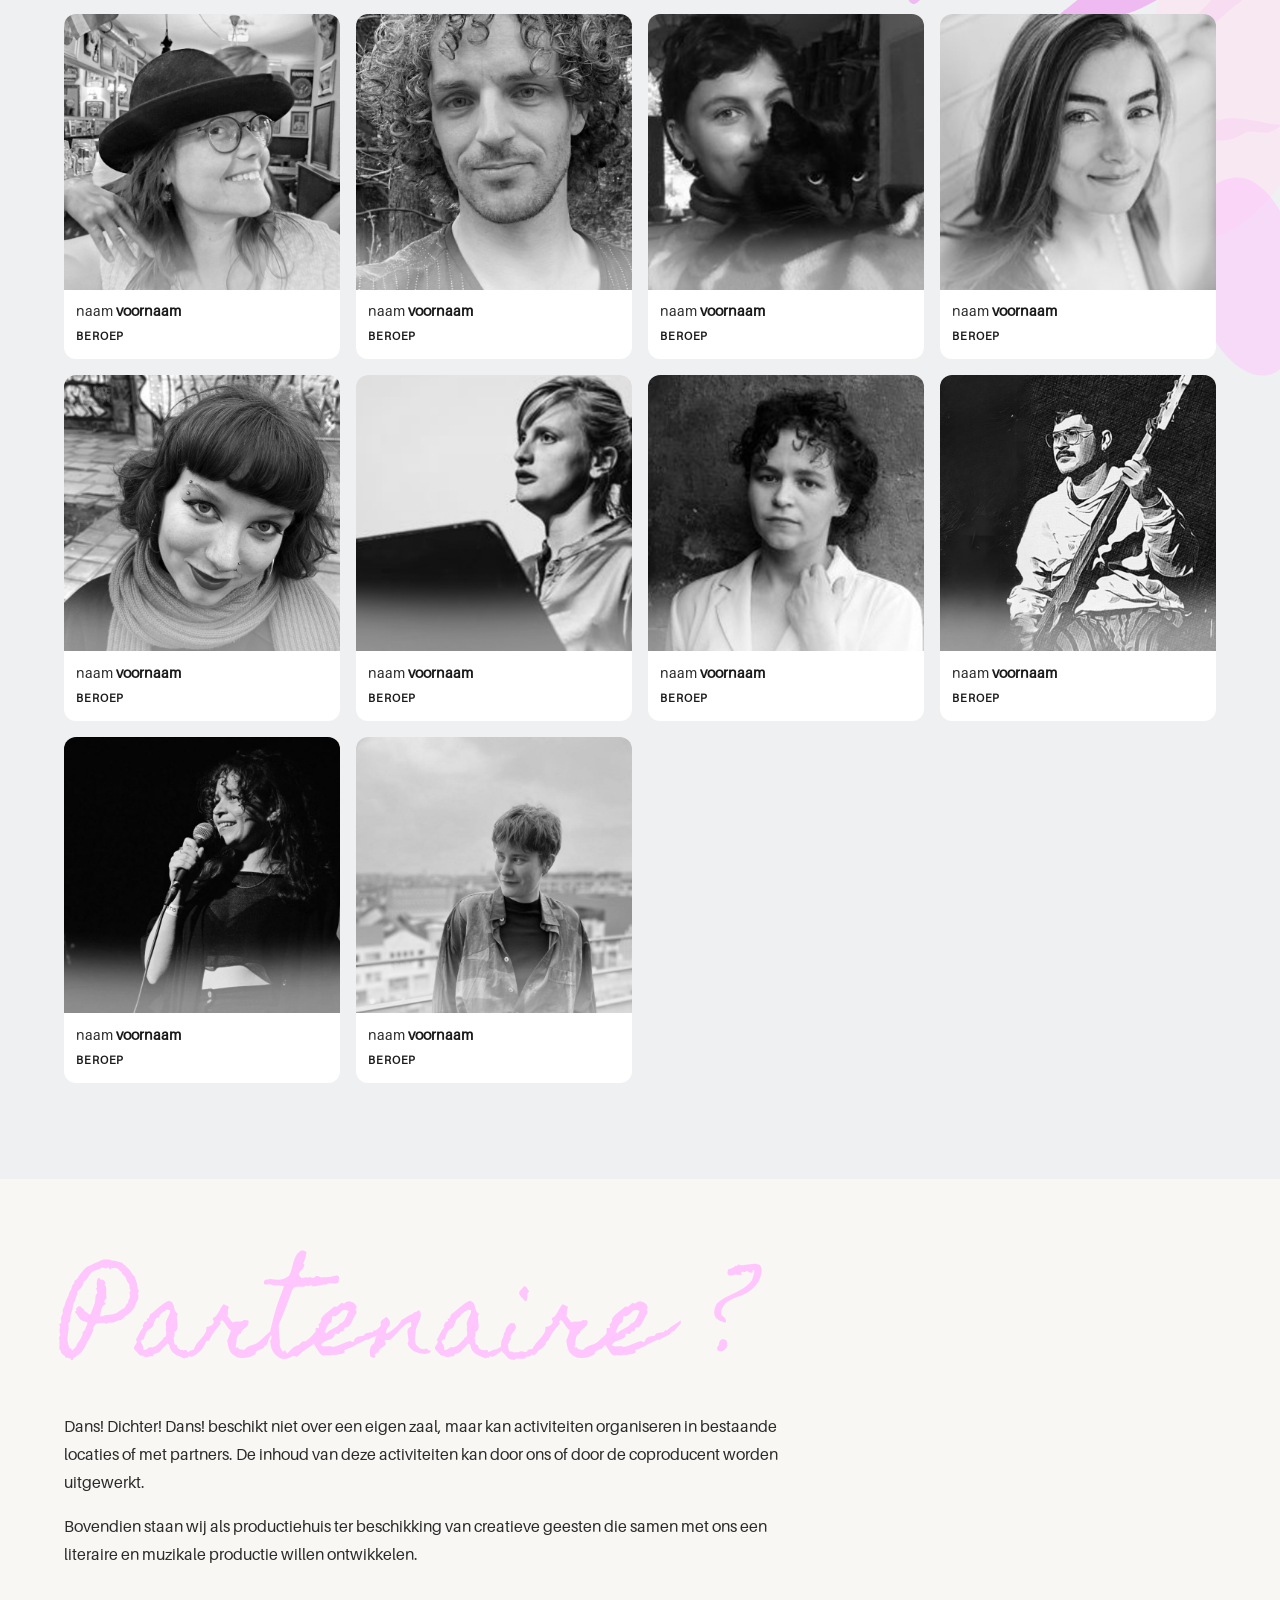
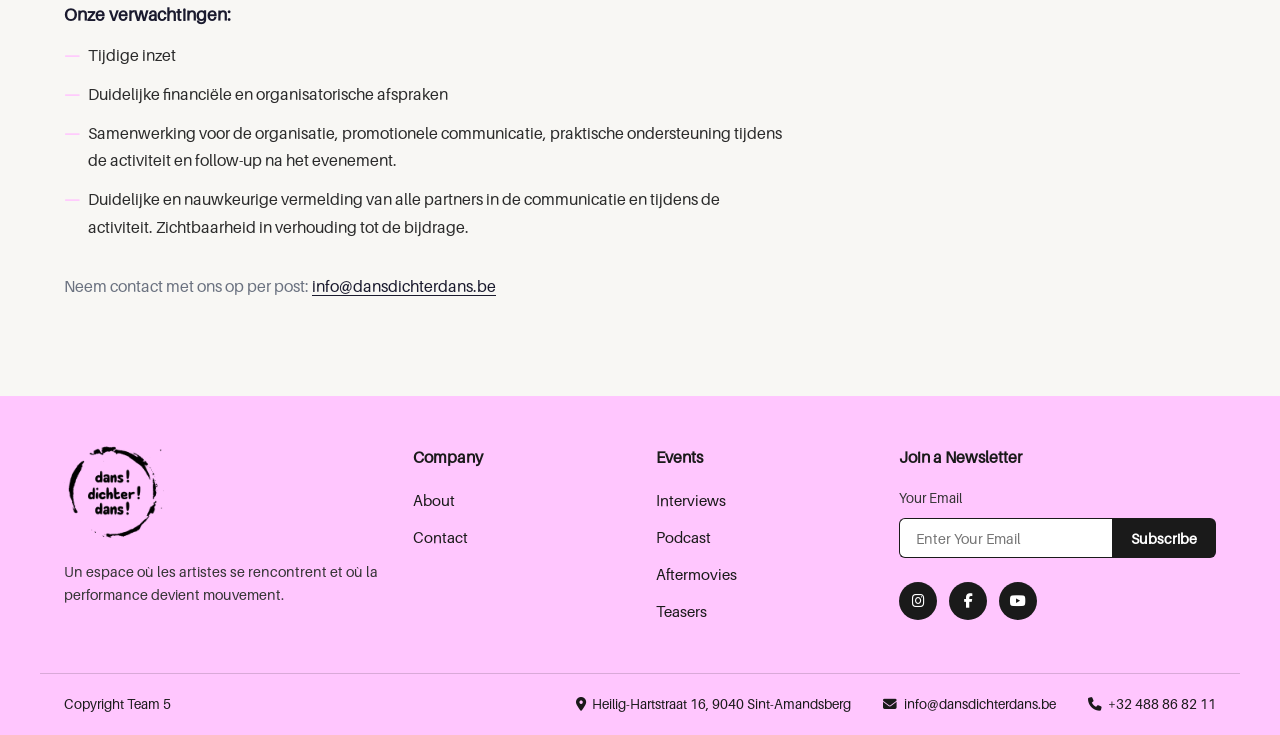
<file: localhost/PROJET-SOCIETE/pages/about.html>
<!DOCTYPE html>
<html lang="nl">

<!-- Mirrored from localhost/PROJET-SOCIETE/pages/about.php by HTTrack Website Copier/3.x [XR&CO'2014], Thu, 05 Mar 2026 10:19:29 GMT -->
<!-- Added by HTTrack --><meta http-equiv="content-type" content="text/html;charset=UTF-8" /><!-- /Added by HTTrack -->
<head>
  <meta charset="UTF-8">
<meta name="viewport" content="width=device-width, initial-scale=1.0">
<meta name="description" content="Découvrez qui nous sommes, notre équipe et comment devenir partenaire de Dans! Dichter! Dans!">
<title>À propos — Dans! Dichter! Dans!</title>

<!-- CSS principal  -->
<link rel="stylesheet" href="../assets/css/main.css">

<!-- Icônes FontAwesome -->
<link rel="stylesheet" href="../../../cdnjs.cloudflare.com/ajax/libs/font-awesome/6.5.0/css/all.min.css">
</head>
<body>

  <header class="navbar" id="navbar">
  <div class="navbar__inner">

    <nav class="navbar__left">
      <ul class="navbar__links">
        <li><a href="about.html" class="navbar__link">About</a></li>
        <li><a href="events.html" class="navbar__link">Events</a></li>
      </ul>
    </nav>

    <a href="../index.html" class="navbar__logo">
      <img src="../assets/img/logo.png" alt="Dans! Dichter! Dans!">
    </a>

    <nav class="navbar__right">
      <ul class="navbar__links">
        <li><a href="archives.html" class="navbar__link">Archives</a></li>
        <li><a href="../contact.html" class="navbar__link">Contact</a></li>
      </ul>
    </nav>

    <button class="navbar__burger" id="burger-btn" aria-label="Ouvrir le menu" aria-expanded="false">
      <span></span><span></span><span></span>
    </button>

  </div>

  <!-- Menu mobile combiné — toutes les pages -->
  <nav class="navbar__mobile-menu" id="mobile-menu" aria-hidden="true">
    <ul>
      <li><a href="about.html">About</a></li>
      <li><a href="events.html">Events</a></li>
      <li><a href="archives.html">Archives</a></li>
      <li><a href="../contact.html">Contact</a></li>
    </ul>
  </nav>

</header>
  <main>

    <!-- ===================================================
         WHO WE ARE
    =================================================== -->
    <section class="apropos-hero">

      <!-- Blobs décoratifs roses — côté gauche -->
      <div class="apropos-blob apropos-blob--l1" aria-hidden="true"></div>
      <div class="apropos-blob apropos-blob--l2" aria-hidden="true"></div>

      <!-- Lettre M décorative — haut gauche -->
      <img class="m-letter m-letter--topleft"
           src="../assets/img/M_letter.png"
           alt="" aria-hidden="true">

      <div class="container">

        <!-- Image large en haut -->
        <div class="apropos-banner-img">
          <img src="../assets/img/about.jpg"
               alt="Répétition — Dans! Dichter! Dans!">
        </div>

        <!-- Titre -->
        <div class="apropos-hero__title-area">
          <span class="apropos-cursive">About Us</span>
          <h1 class="apropos-hero__title">Who we are ?</h1>
          <p class="apropos-hero__company">Dans! Dichter! Dans!</p>
        </div>

        <!-- Texte en 2 colonnes -->
        <div class="apropos-hero__text-grid">

          <!-- Colonne gauche -->
          <div>
            <p class="apropos-hero__desc">
              Wij zijn een platform en een evenement dat opkomende literaire kunstenaars
              en muzikanten samenbrengt in een veilige ruimte die uitnodigt tot experimenteren.
              Dit resulteert in hoogwaardige optredens voor een breed publiek.
              We streven ernaar de rijkdom en diversiteit van de Vlaamse samenleving te vertegenwoordigen
              en voor iedereen gemakkelijk toegankelijk te zijn.
            </p>
            <p class="apropos-hero__desc">
              We programmeren regelmatig optredens waarin literatuur en muziek worden gecombineerd,
              in de sfeer en energie van een muziekfestival. Voor elke editie gaat
              onze selectie- en programmacommissie op zoek naar nieuw
              literair talent.
            </p>
          </div>

          <!-- Colonne droite -->
          <div class="apropos-hero__right-col">
            <blockquote class="apropos-quote">
              <p>We organiseren regelmatig avonden waarop literatuur en muziek worden gecombineerd, in de sfeer en energie van een muziekfestival. Voor elke editie gaat ons selectie- en programmacomité op zoek naar nieuw literair talent.</p>
              <cite>— Mevrow </cite>
            </blockquote>
          </div>

        </div>
      </div>
    </section>


    <!-- ===================================================
         THE TEAM
    =================================================== -->
    <section class="section section--alt section--team">

      <!-- Lettre M décorative — côté droit, sous les cartes -->
      <img class="m-letter m-letter--right"
           src="../assets/img/M_letter.png"
           alt="" aria-hidden="true">

      <div class="container" style="position: relative;">

        <!-- Blobs décoratifs roses — côté droit -->
        <div class="apropos-blob apropos-blob--r1" aria-hidden="true"></div>
        <div class="apropos-blob apropos-blob--r2" aria-hidden="true"></div>

        <span class="apropos-cursive">the team</span>

        <div class="team__grid">

          <article class="team-card">
            <img class="team-card__photo"
                 src="../assets/img/a1.png"
                 alt="Membre de l'équipe">
            <div class="team-card__body">
              <p class="team-card__name"><span class="team-card__firstname">naam</span> <strong>voornaam</strong></p>
              <p class="team-card__role">BEROEP</p>
            </div>
          </article>

          <article class="team-card">
            <img class="team-card__photo"
                 src="../assets/img/a2.png"
                 alt="Membre de l'équipe">
            <div class="team-card__body">
              <p class="team-card__name"><span class="team-card__firstname">naam</span> <strong>voornaam</strong></p>
              <p class="team-card__role">BEROEP</p>
            </div>
          </article>

          <article class="team-card">
            <img class="team-card__photo"
                 src="../assets/img/a3.png"
                 alt="Membre de l'équipe">
            <div class="team-card__body">
              <p class="team-card__name"><span class="team-card__firstname">naam</span> <strong>voornaam</strong></p>
              <p class="team-card__role">BEROEP</p>
            </div>
          </article>

          <article class="team-card">
            <img class="team-card__photo"
                 src="../assets/img/a4.png"
                 alt="Membre de l'équipe">
            <div class="team-card__body">
              <p class="team-card__name"><span class="team-card__firstname">naam</span> <strong>voornaam</strong></p>
              <p class="team-card__role">BEROEP</p>
            </div>
          </article>

          <article class="team-card">
            <img class="team-card__photo"
                 src="../assets/img/a5.png"
                 alt="Membre de l'équipe">
            <div class="team-card__body">
              <p class="team-card__name"><span class="team-card__firstname">naam</span> <strong>voornaam</strong></p>
              <p class="team-card__role">BEROEP</p>
            </div>
          </article>

          <article class="team-card">
            <img class="team-card__photo"
                 src="../assets/img/a6.png"
                 alt="Membre de l'équipe">
            <div class="team-card__body">
              <p class="team-card__name"><span class="team-card__firstname">naam</span> <strong>voornaam</strong></p>
              <p class="team-card__role">BEROEP</p>
            </div>
          </article>

          <article class="team-card">
            <img class="team-card__photo"
                 src="../assets/img/a7.png"
                 alt="Membre de l'équipe">
            <div class="team-card__body">
              <p class="team-card__name"><span class="team-card__firstname">naam</span> <strong>voornaam</strong></p>
              <p class="team-card__role">BEROEP</p>
            </div>
          </article>

          <article class="team-card">
            <img class="team-card__photo"
                 src="../assets/img/a8.jpg"
                 alt="Membre de l'équipe">
            <div class="team-card__body">
              <p class="team-card__name"><span class="team-card__firstname">naam</span> <strong>voornaam</strong></p>
              <p class="team-card__role">BEROEP</p>
            </div>
          </article>

          <article class="team-card">
            <img class="team-card__photo"
                 src="../assets/img/a9.jpg"
                 alt="Membre de l'équipe">
            <div class="team-card__body">
              <p class="team-card__name"><span class="team-card__firstname">naam</span> <strong>voornaam</strong></p>
              <p class="team-card__role">BEROEP</p>
            </div>
          </article>

          <article class="team-card">
            <img class="team-card__photo"
                 src="../assets/img/a10.jpg"
                 alt="Membre de l'équipe">
            <div class="team-card__body">
              <p class="team-card__name"><span class="team-card__firstname">naam</span> <strong>voornaam</strong></p>
              <p class="team-card__role">BEROEP</p>
            </div>
          </article>

        </div>
      </div>
    </section>


    <!-- ===================================================
         PARTENAIRE ?
    =================================================== -->
    <section class="section">
      <div class="container">

        <span class="apropos-cursive">Partenaire ?</span>

        <div class="partenaire__inner">
          <p class="partenaire__intro">
            Dans! Dichter! Dans! beschikt niet over een eigen zaal, maar kan activiteiten organiseren
            in bestaande locaties of met partners. De inhoud van deze
            activiteiten kan door ons of door de coproducent worden uitgewerkt.
          </p>
          <p class="partenaire__intro">
            Bovendien staan wij als productiehuis ter beschikking van creatieve geesten
            die samen met ons een literaire en muzikale productie willen ontwikkelen.
          </p>

          <h2 class="partenaire__subtitle">Onze verwachtingen:</h2>
          <ul class="partenaire__list">
            <li>Tijdige inzet</li>
            <li>Duidelijke financiële en organisatorische afspraken</li>
            <li>
              Samenwerking voor de organisatie, promotionele communicatie,
              praktische ondersteuning tijdens de activiteit en follow-up na het evenement.
            </li>
            <li>
              Duidelijke en nauwkeurige vermelding van alle partners in de communicatie
              en tijdens de activiteit. Zichtbaarheid in verhouding tot de bijdrage.
            </li>
          </ul>

          <p class="partenaire__contact">
            Neem contact met ons op per post:
            <a href="mailto:info@dansdichterdans.be">info@dansdichterdans.be</a>
          </p>
        </div>

      </div>
    </section>

  </main>

  <footer class="footer">
  <div class="container footer__inner">

    <!-- Logo + description -->
    <div class="footer__brand">
      <a href="../index.html">
        <img src="../assets/img/logo.png" alt="Dans! Dichter! Dans!" class="footer__logo">
      </a>
      <p class="footer__desc">Un espace où les artistes se rencontrent et où la performance devient mouvement.</p>
    </div>

    <!-- Colonne Media -->
    <nav class="footer__nav" aria-label="Media">
      <h3 class="footer__nav-title">Company</h3>
      <ul>
        <li><a href="interviews.html">About</a></li>
        <li><a href="podcast.html">Contact</a></li>

      </ul>
    </nav>

    <!-- Colonne Company -->
    <nav class="footer__nav" aria-label="Company">
      <h3 class="footer__nav-title">Events</h3>
      <ul>
        <li><a href="about.html">Interviews </a></li>
        <li><a href="events.html">Podcast</a></li>
        <li><a href="past-editions.html">Aftermovies</a></li>
        <li><a href="open-call.html">Teasers</a></li>
      </ul>
    </nav>

    <!-- Newsletter + réseaux sociaux -->
    <div class="footer__newsletter">
      <h3 class="footer__nav-title">Join a Newsletter</h3>
      <label for="newsletter-email">Your Email</label>
      <div class="footer__newsletter-form">
        <input type="email" id="newsletter-email" placeholder="Enter Your Email">
        <button type="button">Subscribe</button>
      </div>
      <div class="footer__social">
        <a href="http://www.instagram.com/dansdichterdans" target="_blank" aria-label="Instagram"><i class="fa-brands fa-instagram"></i></a>
        <a href="https://www.facebook.com/dansdichterdans" target="_blank" aria-label="Facebook"><i class="fa-brands fa-facebook-f"></i></a>
        <a href="https://www.youtube.com/channel/UCeXigmFpXBc70l3487iY1jQ" target="_blank" aria-label="Youtube"><i class="fa-brands fa-youtube"></i></a>
      </div>
    </div>

  </div>

  <!-- Barre du bas -->
  <div class="footer__bottom">
    <p>Copyright Team 5</p>
    <div class="footer__bottom-info">
      <span><i class="fa-solid fa-location-dot"></i> Heilig-Hartstraat 16, 9040 Sint-Amandsberg</span>
      <span><i class="fa-solid fa-envelope"></i> info@dansdichterdans.be</span>
      <span><i class="fa-solid fa-phone"></i> +32 488 86 82 11</span>
    </div>
  </div>
</footer>

<script src="../assets/js/main.js"></script>
</body>

<!-- Mirrored from localhost/PROJET-SOCIETE/pages/about.php by HTTrack Website Copier/3.x [XR&CO'2014], Thu, 05 Mar 2026 10:22:08 GMT -->
</html>
</file>
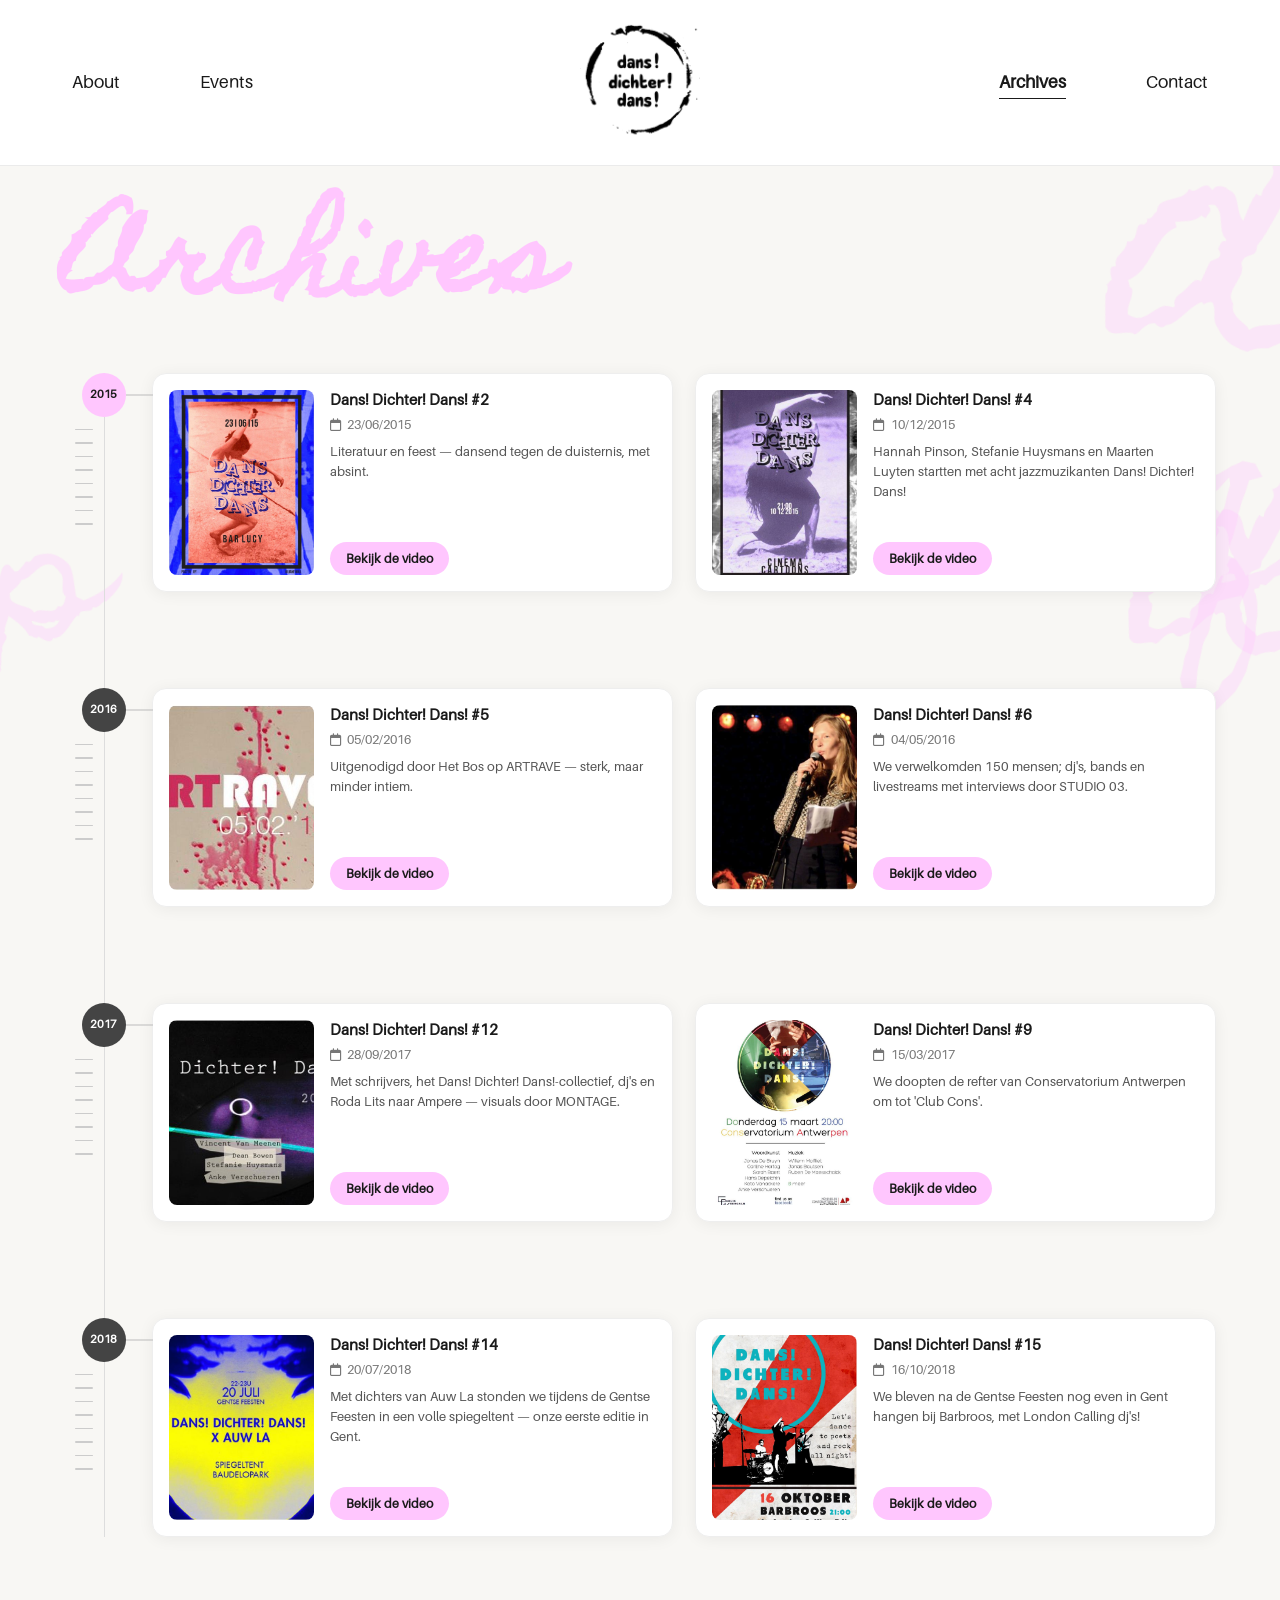
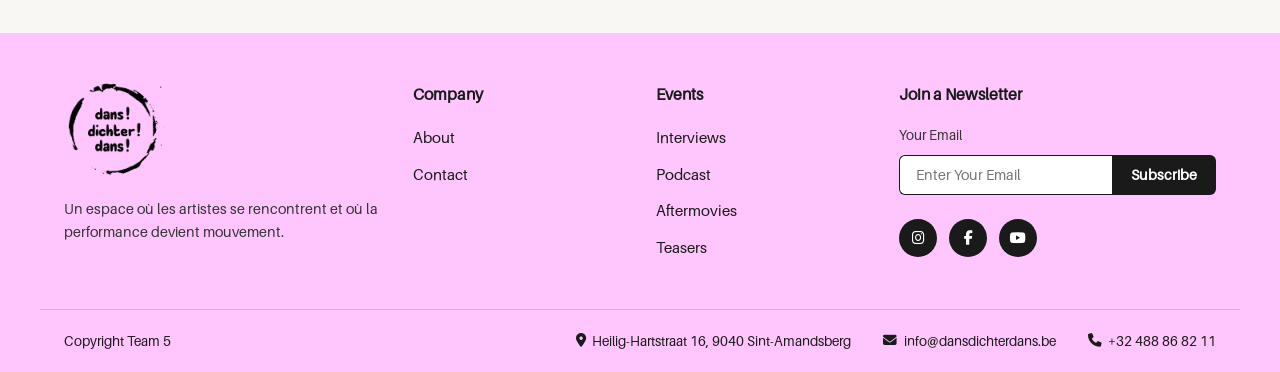
<file: localhost/PROJET-SOCIETE/pages/archives.html>
<!DOCTYPE html>
<html lang="nl">

<!-- Mirrored from localhost/PROJET-SOCIETE/pages/archives.php by HTTrack Website Copier/3.x [XR&CO'2014], Thu, 05 Mar 2026 10:23:17 GMT -->
<!-- Added by HTTrack --><meta http-equiv="content-type" content="text/html;charset=UTF-8" /><!-- /Added by HTTrack -->
<head>
  <meta charset="UTF-8">
<meta name="viewport" content="width=device-width, initial-scale=1.0">
<meta name="description" content="Découvrez toutes les éditions passées de Dans! Dichter! Dans!">
<title>Archives — Dans! Dichter! Dans!</title>

<!-- CSS principal  -->
<link rel="stylesheet" href="../assets/css/main.css">

<!-- Icônes FontAwesome -->
<link rel="stylesheet" href="../../../cdnjs.cloudflare.com/ajax/libs/font-awesome/6.5.0/css/all.min.css">
</head>
<body>

  <header class="navbar" id="navbar">
  <div class="navbar__inner">

    <nav class="navbar__left">
      <ul class="navbar__links">
        <li><a href="about.html" class="navbar__link">About</a></li>
        <li><a href="events.html" class="navbar__link">Events</a></li>
      </ul>
    </nav>

    <a href="../index.html" class="navbar__logo">
      <img src="../assets/img/logo.png" alt="Dans! Dichter! Dans!">
    </a>

    <nav class="navbar__right">
      <ul class="navbar__links">
        <li><a href="archives.html" class="navbar__link">Archives</a></li>
        <li><a href="../contact.html" class="navbar__link">Contact</a></li>
      </ul>
    </nav>

    <button class="navbar__burger" id="burger-btn" aria-label="Ouvrir le menu" aria-expanded="false">
      <span></span><span></span><span></span>
    </button>

  </div>

  <!-- Menu mobile combiné — toutes les pages -->
  <nav class="navbar__mobile-menu" id="mobile-menu" aria-hidden="true">
    <ul>
      <li><a href="about.html">About</a></li>
      <li><a href="events.html">Events</a></li>
      <li><a href="archives.html">Archives</a></li>
      <li><a href="../contact.html">Contact</a></li>
    </ul>
  </nav>

</header>
  <!-- Décorations roses flottantes -->
  <div class="archives-deco archives-deco--tr" aria-hidden="true">d</div>
  <div class="archives-deco archives-deco--mr" aria-hidden="true">q</div>
  <div class="archives-deco archives-deco--br" aria-hidden="true">d</div>
  <div class="archives-deco archives-deco--ml" aria-hidden="true">p</div>

  <main class="archives-page">
    <div class="container">

      <h1 class="archives-page__title">Archives</h1>

      <div class="timeline">

        <!-- ========================
             2015
        ======================== -->
        <div class="timeline__year-block">
          <div class="timeline__year-marker">2015</div>
          <div class="timeline__ticks">
            <span></span><span></span><span></span>
            <span></span><span></span><span></span>
            <span></span><span></span>
          </div>
          <div class="timeline__events-grid">

            <article class="event-archive-card reveal" style="--reveal-delay: 0s">
              <div class="event-archive-card__img">
                <img src="../assets/img/ar1.jpg" alt="Dans! Dichter! Dans! #2">
              </div>
              <div class="event-archive-card__body">
                <h3 class="event-archive-card__title">Dans! Dichter! Dans! #2</h3>
                <p class="event-archive-card__date"><i class="fa-regular fa-calendar"></i> 23/06/2015</p>
                <p class="event-archive-card__desc">Literatuur en feest — dansend tegen de duisternis, met absint.</p>
                <a href="#" class="event-archive-card__btn">Bekijk de video</a>
              </div>
            </article>

            <article class="event-archive-card reveal" style="--reveal-delay: 0.12s">
              <div class="event-archive-card__img">
                <img src="../assets/img/ar2.jpg" alt="Dans! Dichter! Dans! #4">
              </div>
              <div class="event-archive-card__body">
                <h3 class="event-archive-card__title">Dans! Dichter! Dans! #4</h3>
                <p class="event-archive-card__date"><i class="fa-regular fa-calendar"></i> 10/12/2015</p>
                <p class="event-archive-card__desc">Hannah Pinson, Stefanie Huysmans en Maarten Luyten startten met acht jazzmuzikanten Dans! Dichter! Dans!</p>
                <a href="#" class="event-archive-card__btn">Bekijk de video</a>
              </div>
            </article>

          </div>
        </div>

        <!-- ========================
             2016
        ======================== -->
        <div class="timeline__year-block">
          <div class="timeline__year-marker">2016</div>
          <div class="timeline__ticks">
            <span></span><span></span><span></span>
            <span></span><span></span><span></span>
            <span></span><span></span>
          </div>
          <div class="timeline__events-grid">

            <article class="event-archive-card reveal" style="--reveal-delay: 0s">
              <div class="event-archive-card__img">
                <img src="../assets/img/ar3.jpg" alt="Dans! Dichter! Dans! #5">
              </div>
              <div class="event-archive-card__body">
                <h3 class="event-archive-card__title">Dans! Dichter! Dans! #5</h3>
                <p class="event-archive-card__date"><i class="fa-regular fa-calendar"></i> 05/02/2016</p>
                <p class="event-archive-card__desc">Uitgenodigd door Het Bos op ARTRAVE — sterk, maar minder intiem.</p>
                <a href="#" class="event-archive-card__btn">Bekijk de video</a>
              </div>
            </article>

            <article class="event-archive-card reveal" style="--reveal-delay: 0.12s">
              <div class="event-archive-card__img">
                <img src="../assets/img/ar4.jpg" alt="Dans! Dichter! Dans! #6">
              </div>
              <div class="event-archive-card__body">
                <h3 class="event-archive-card__title">Dans! Dichter! Dans! #6</h3>
                <p class="event-archive-card__date"><i class="fa-regular fa-calendar"></i> 04/05/2016</p>
                <p class="event-archive-card__desc">We verwelkomden 150 mensen; dj's, bands en livestreams met interviews door STUDIO 03.</p>
                <a href="#" class="event-archive-card__btn">Bekijk de video</a>
              </div>
            </article>

          </div>
        </div>

        <!-- ========================
             2017
        ======================== -->
        <div class="timeline__year-block">
          <div class="timeline__year-marker">2017</div>
          <div class="timeline__ticks">
            <span></span><span></span><span></span>
            <span></span><span></span><span></span>
            <span></span><span></span>
          </div>
          <div class="timeline__events-grid">

            <article class="event-archive-card reveal" style="--reveal-delay: 0s">
              <div class="event-archive-card__img">
                <img src="../assets/img/ar5.jpg" alt="Dans! Dichter! Dans! #12">
              </div>
              <div class="event-archive-card__body">
                <h3 class="event-archive-card__title">Dans! Dichter! Dans! #12</h3>
                <p class="event-archive-card__date"><i class="fa-regular fa-calendar"></i> 28/09/2017</p>
                <p class="event-archive-card__desc">Met schrijvers, het Dans! Dichter! Dans!-collectief, dj's en Roda Lits naar Ampere — visuals door MONTAGE.</p>
                <a href="#" class="event-archive-card__btn">Bekijk de video</a>
              </div>
            </article>

            <article class="event-archive-card reveal" style="--reveal-delay: 0.12s">
              <div class="event-archive-card__img">
                <img src="../assets/img/ar6.jpg" alt="Dans! Dichter! Dans! #9">
              </div>
              <div class="event-archive-card__body">
                <h3 class="event-archive-card__title">Dans! Dichter! Dans! #9</h3>
                <p class="event-archive-card__date"><i class="fa-regular fa-calendar"></i> 15/03/2017</p>
                <p class="event-archive-card__desc">We doopten de refter van Conservatorium Antwerpen om tot 'Club Cons'.</p>
                <a href="#" class="event-archive-card__btn">Bekijk de video</a>
              </div>
            </article>

          </div>
        </div>

        <!-- ========================
             2018
        ======================== -->
        <div class="timeline__year-block">
          <div class="timeline__year-marker">2018</div>
          <div class="timeline__ticks">
            <span></span><span></span><span></span>
            <span></span><span></span><span></span>
            <span></span><span></span>
          </div>
          <div class="timeline__events-grid">

            <article class="event-archive-card reveal" style="--reveal-delay: 0s">
              <div class="event-archive-card__img">
                <img src="../assets/img/ar7.jpg" alt="Dans! Dichter! Dans! #14">
              </div>
              <div class="event-archive-card__body">
                <h3 class="event-archive-card__title">Dans! Dichter! Dans! #14</h3>
                <p class="event-archive-card__date"><i class="fa-regular fa-calendar"></i> 20/07/2018</p>
                <p class="event-archive-card__desc">Met dichters van Auw La stonden we tijdens de Gentse Feesten in een volle spiegeltent — onze eerste editie in Gent.</p>
                <a href="#" class="event-archive-card__btn">Bekijk de video</a>
              </div>
            </article>

            <article class="event-archive-card reveal" style="--reveal-delay: 0.12s">
              <div class="event-archive-card__img">
                <img src="../assets/img/ar8.jpg" alt="Dans! Dichter! Dans! #15">
              </div>
              <div class="event-archive-card__body">
                <h3 class="event-archive-card__title">Dans! Dichter! Dans! #15</h3>
                <p class="event-archive-card__date"><i class="fa-regular fa-calendar"></i> 16/10/2018</p>
                <p class="event-archive-card__desc">We bleven na de Gentse Feesten nog even in Gent hangen bij Barbroos, met London Calling dj's!</p>
                <a href="#" class="event-archive-card__btn">Bekijk de video</a>
              </div>
            </article>

          </div>
        </div>

      </div>

    </div>
  </main>

  <footer class="footer">
  <div class="container footer__inner">

    <!-- Logo + description -->
    <div class="footer__brand">
      <a href="../index.html">
        <img src="../assets/img/logo.png" alt="Dans! Dichter! Dans!" class="footer__logo">
      </a>
      <p class="footer__desc">Un espace où les artistes se rencontrent et où la performance devient mouvement.</p>
    </div>

    <!-- Colonne Media -->
    <nav class="footer__nav" aria-label="Media">
      <h3 class="footer__nav-title">Company</h3>
      <ul>
        <li><a href="interviews.html">About</a></li>
        <li><a href="podcast.html">Contact</a></li>

      </ul>
    </nav>

    <!-- Colonne Company -->
    <nav class="footer__nav" aria-label="Company">
      <h3 class="footer__nav-title">Events</h3>
      <ul>
        <li><a href="about.html">Interviews </a></li>
        <li><a href="events.html">Podcast</a></li>
        <li><a href="past-editions.html">Aftermovies</a></li>
        <li><a href="open-call.html">Teasers</a></li>
      </ul>
    </nav>

    <!-- Newsletter + réseaux sociaux -->
    <div class="footer__newsletter">
      <h3 class="footer__nav-title">Join a Newsletter</h3>
      <label for="newsletter-email">Your Email</label>
      <div class="footer__newsletter-form">
        <input type="email" id="newsletter-email" placeholder="Enter Your Email">
        <button type="button">Subscribe</button>
      </div>
      <div class="footer__social">
        <a href="http://www.instagram.com/dansdichterdans" target="_blank" aria-label="Instagram"><i class="fa-brands fa-instagram"></i></a>
        <a href="https://www.facebook.com/dansdichterdans" target="_blank" aria-label="Facebook"><i class="fa-brands fa-facebook-f"></i></a>
        <a href="https://www.youtube.com/channel/UCeXigmFpXBc70l3487iY1jQ" target="_blank" aria-label="Youtube"><i class="fa-brands fa-youtube"></i></a>
      </div>
    </div>

  </div>

  <!-- Barre du bas -->
  <div class="footer__bottom">
    <p>Copyright Team 5</p>
    <div class="footer__bottom-info">
      <span><i class="fa-solid fa-location-dot"></i> Heilig-Hartstraat 16, 9040 Sint-Amandsberg</span>
      <span><i class="fa-solid fa-envelope"></i> info@dansdichterdans.be</span>
      <span><i class="fa-solid fa-phone"></i> +32 488 86 82 11</span>
    </div>
  </div>
</footer>

<script src="../assets/js/main.js"></script>
</body>

<!-- Mirrored from localhost/PROJET-SOCIETE/pages/archives.php by HTTrack Website Copier/3.x [XR&CO'2014], Thu, 05 Mar 2026 10:24:25 GMT -->
</html>
</file>
<file: localhost/PROJET-SOCIETE/assets/css/main.css>
/*
 * main.css
 * Point d'entrée CSS — importe tous les fichiers partiels du projet
 * et déclare les polices locales (Aileron, HomemadeApple).
 */

@import 'variables.css';
@import 'layout.css';
@import 'home.css';
@import 'contact.css';
@import 'a-propos.css';
@import 'events.css';
@import 'archives.css';

/* Polices locales  */
@font-face {
  font-family: 'Aileron';
  src: url('../fonts/Aileron-Regular.otf') format('opentype');
  font-weight: 400;
  font-style: normal;
  font-display: swap;
}

@font-face {
  font-family: 'HomemadeApple';
  src: url('../fonts/HomemadeApple-Regular.ttf') format('truetype');
  font-weight: normal;
  font-style: normal;
  font-display: swap;
}
</file>
